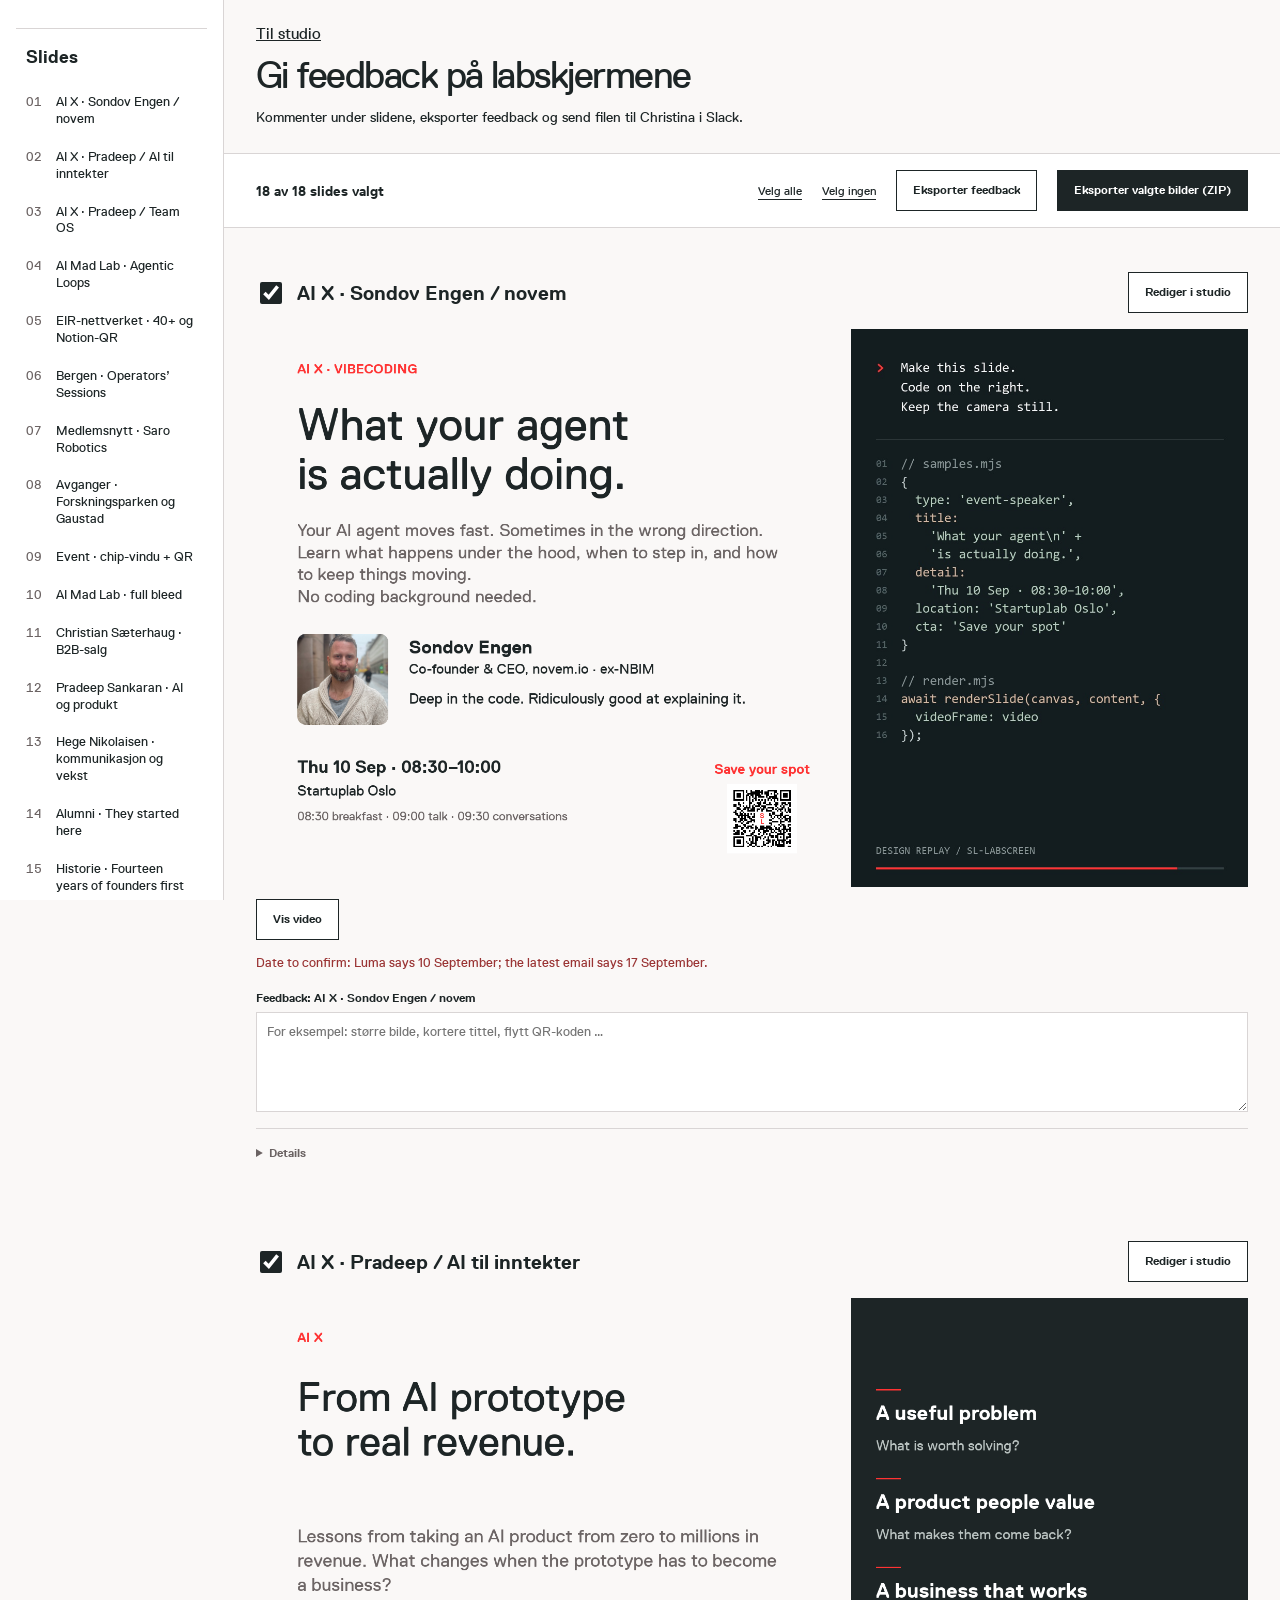
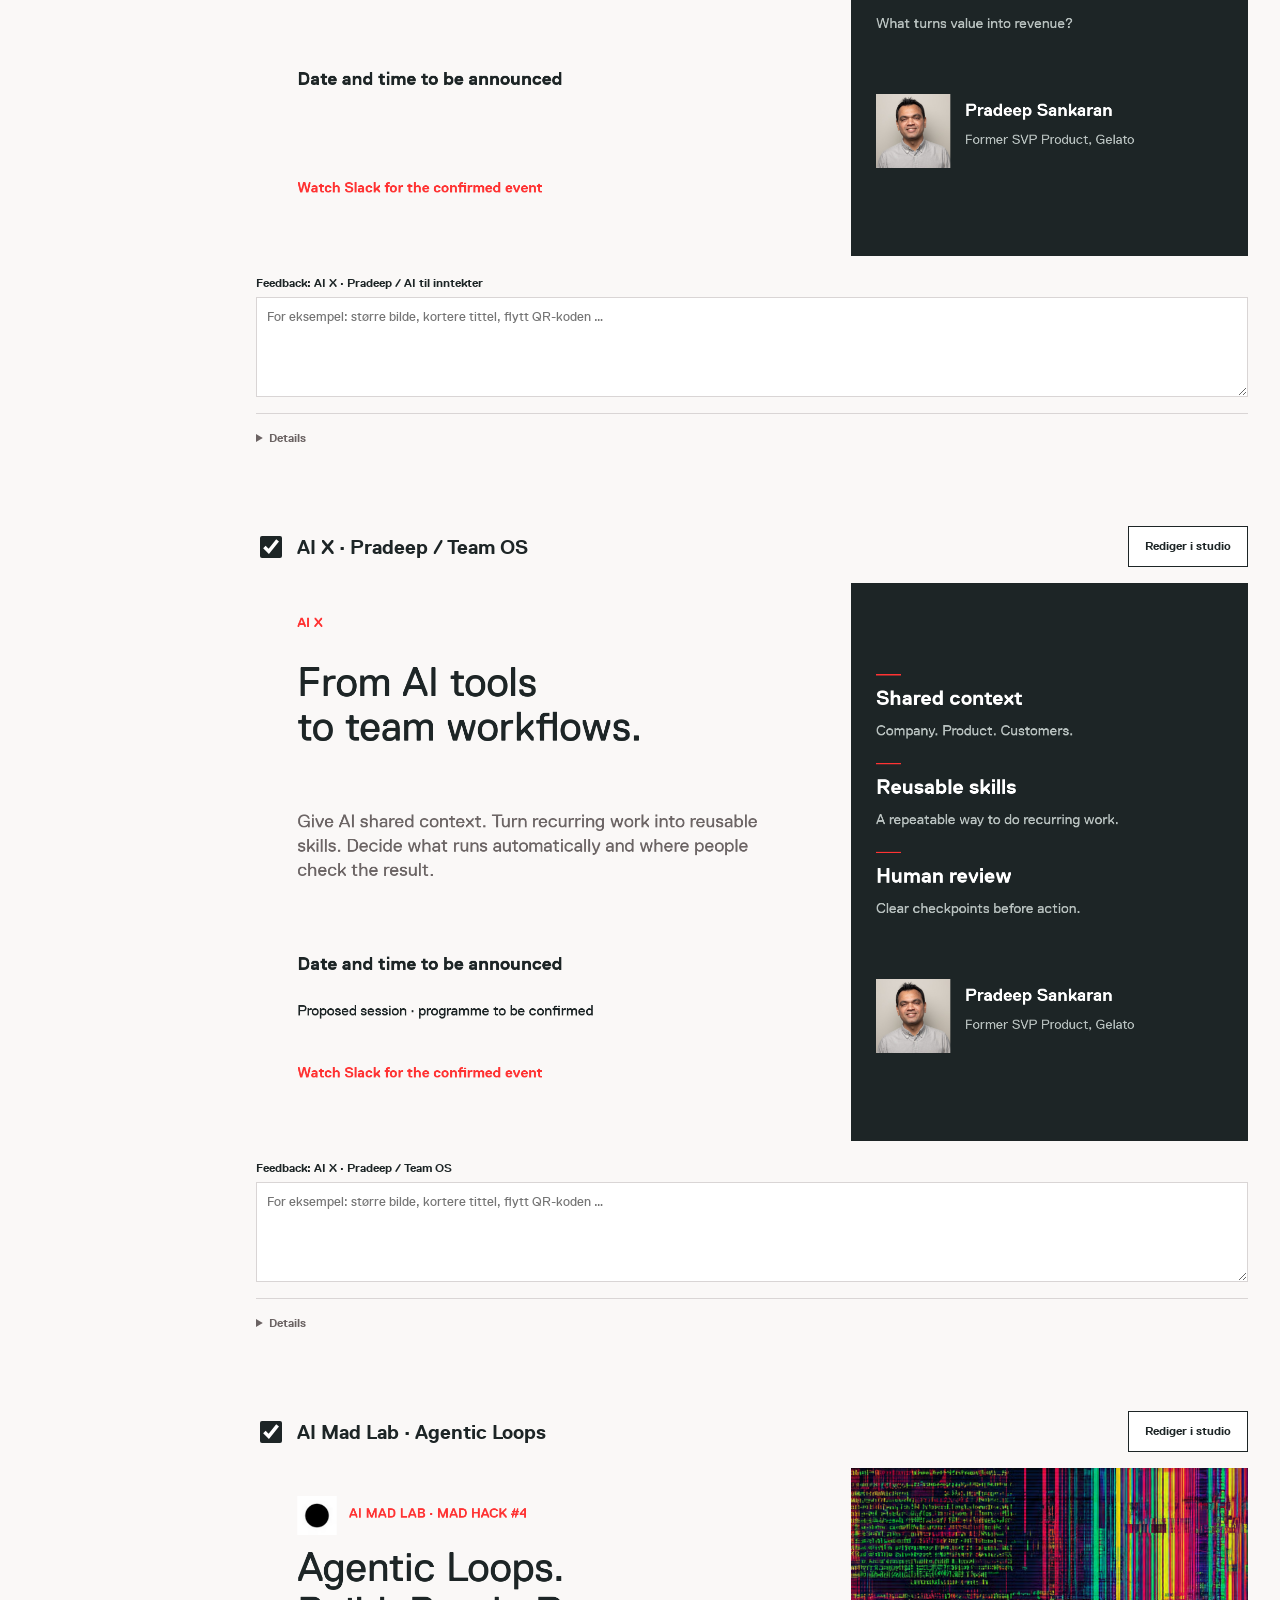
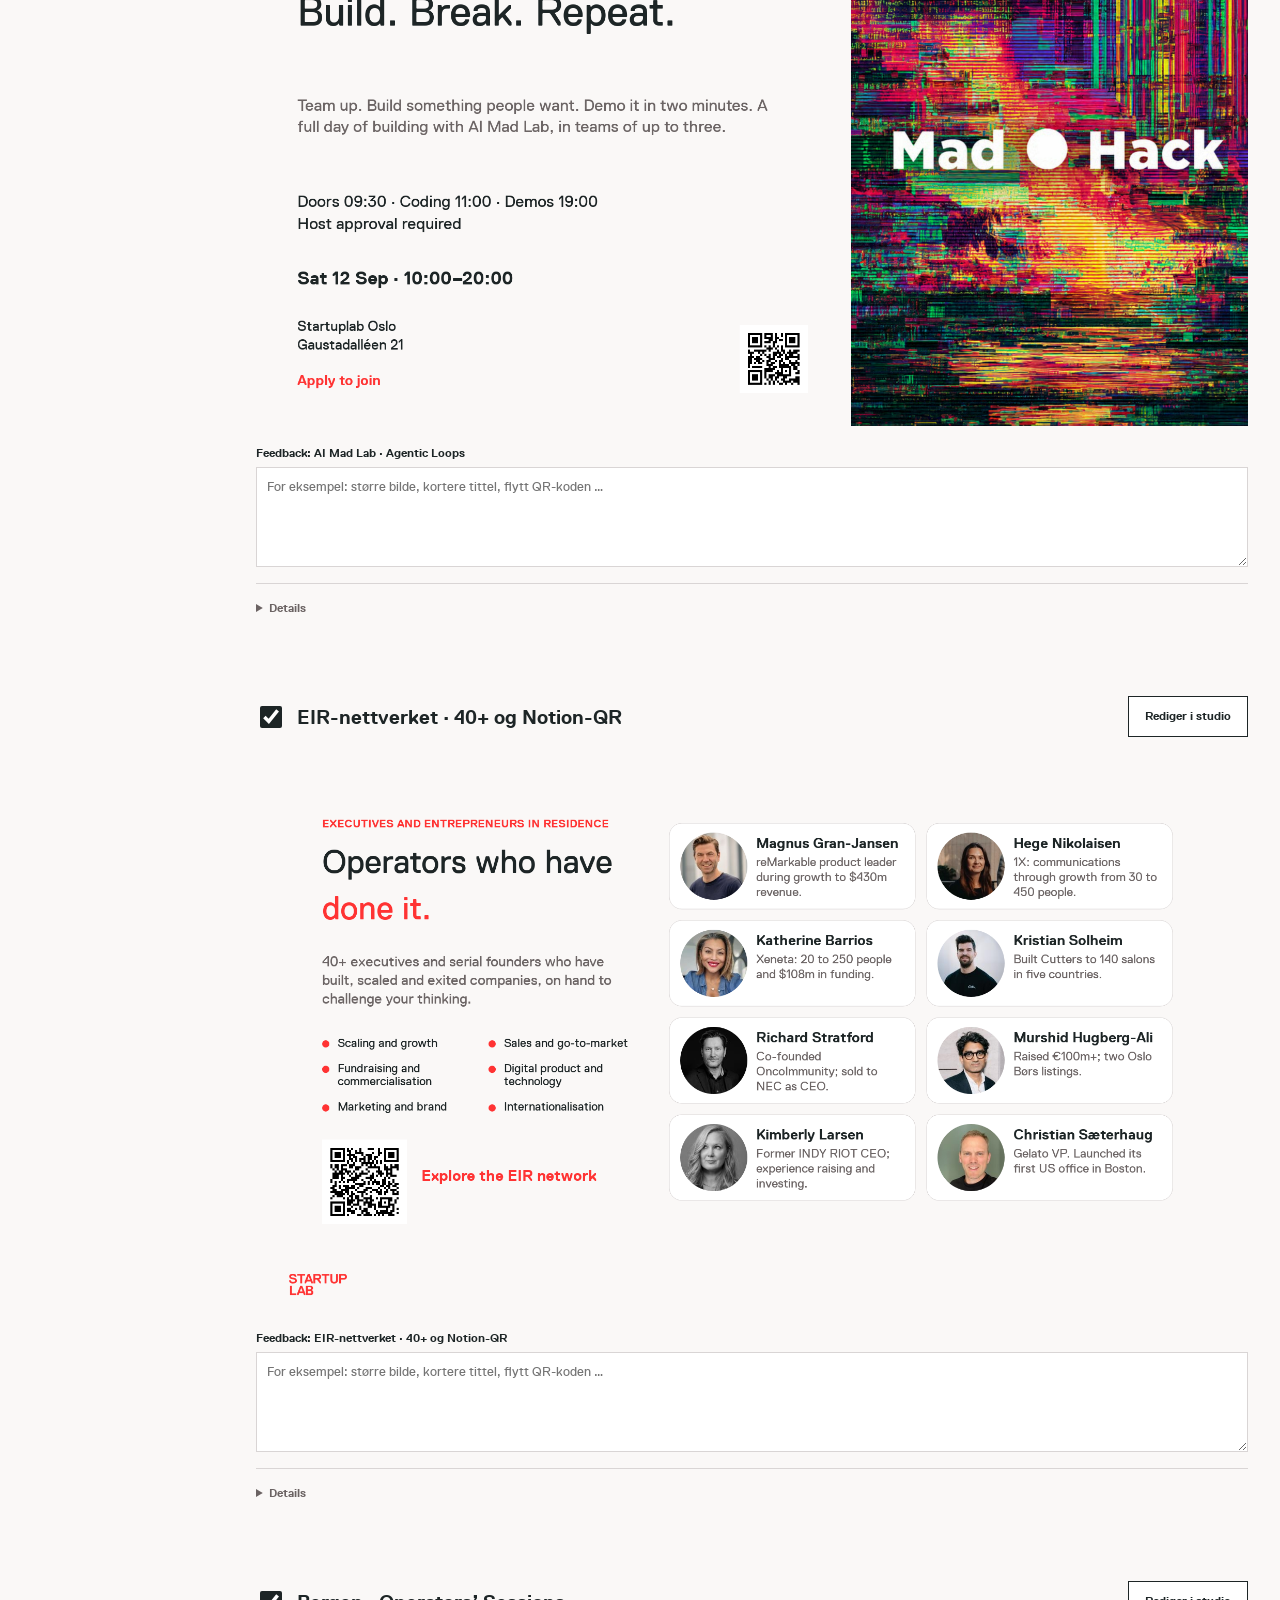
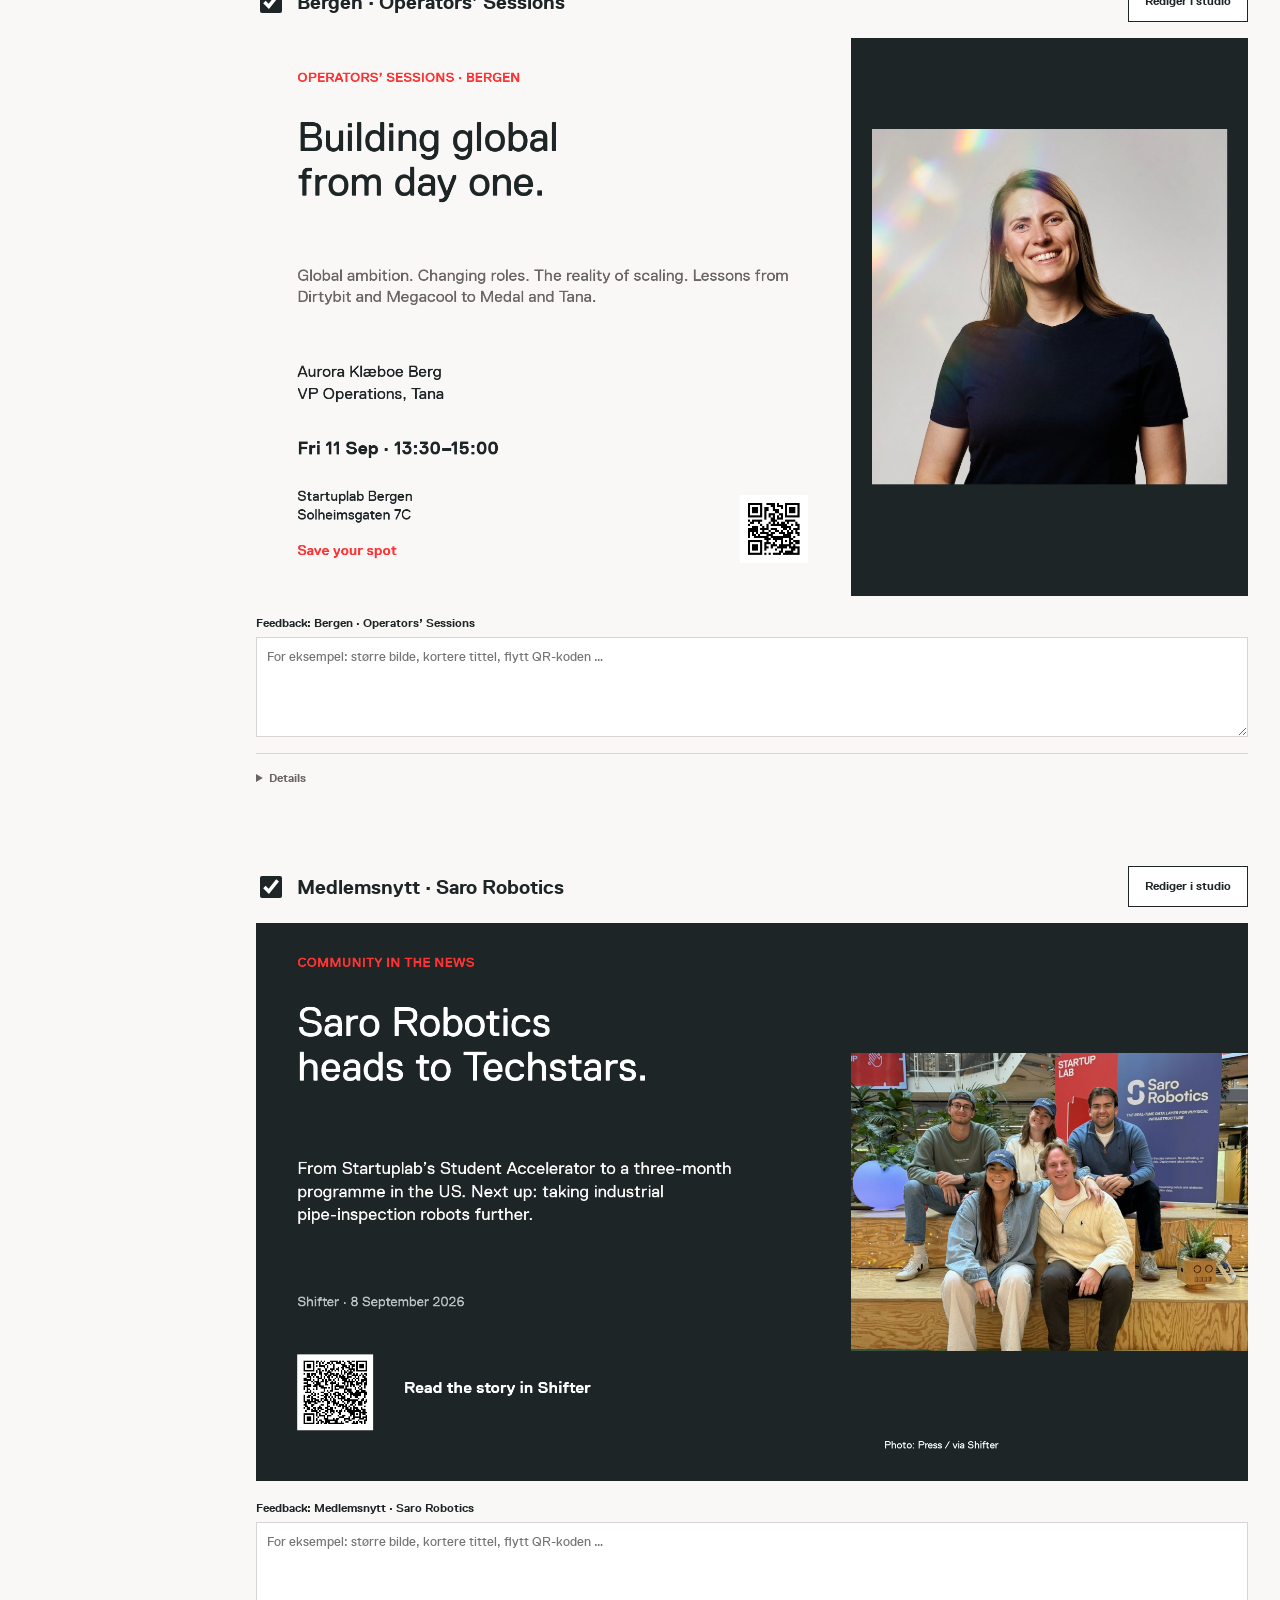
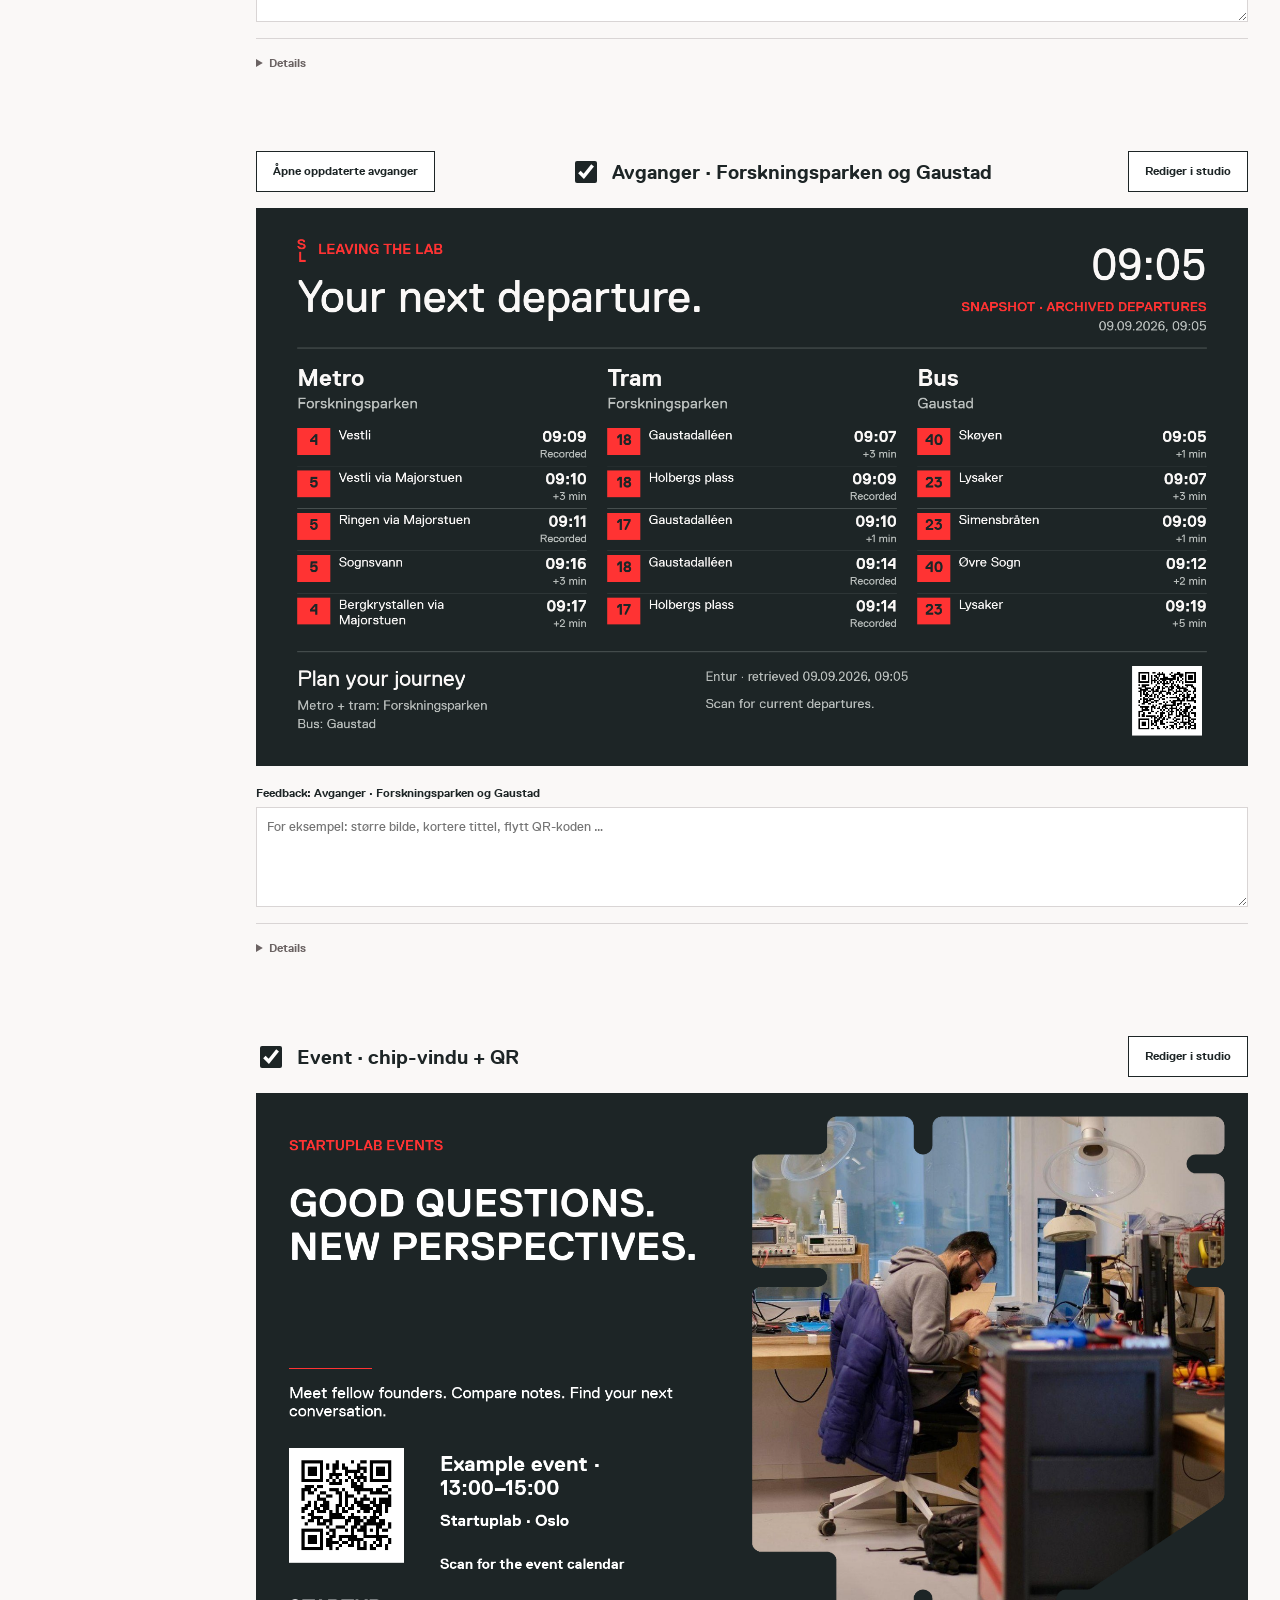
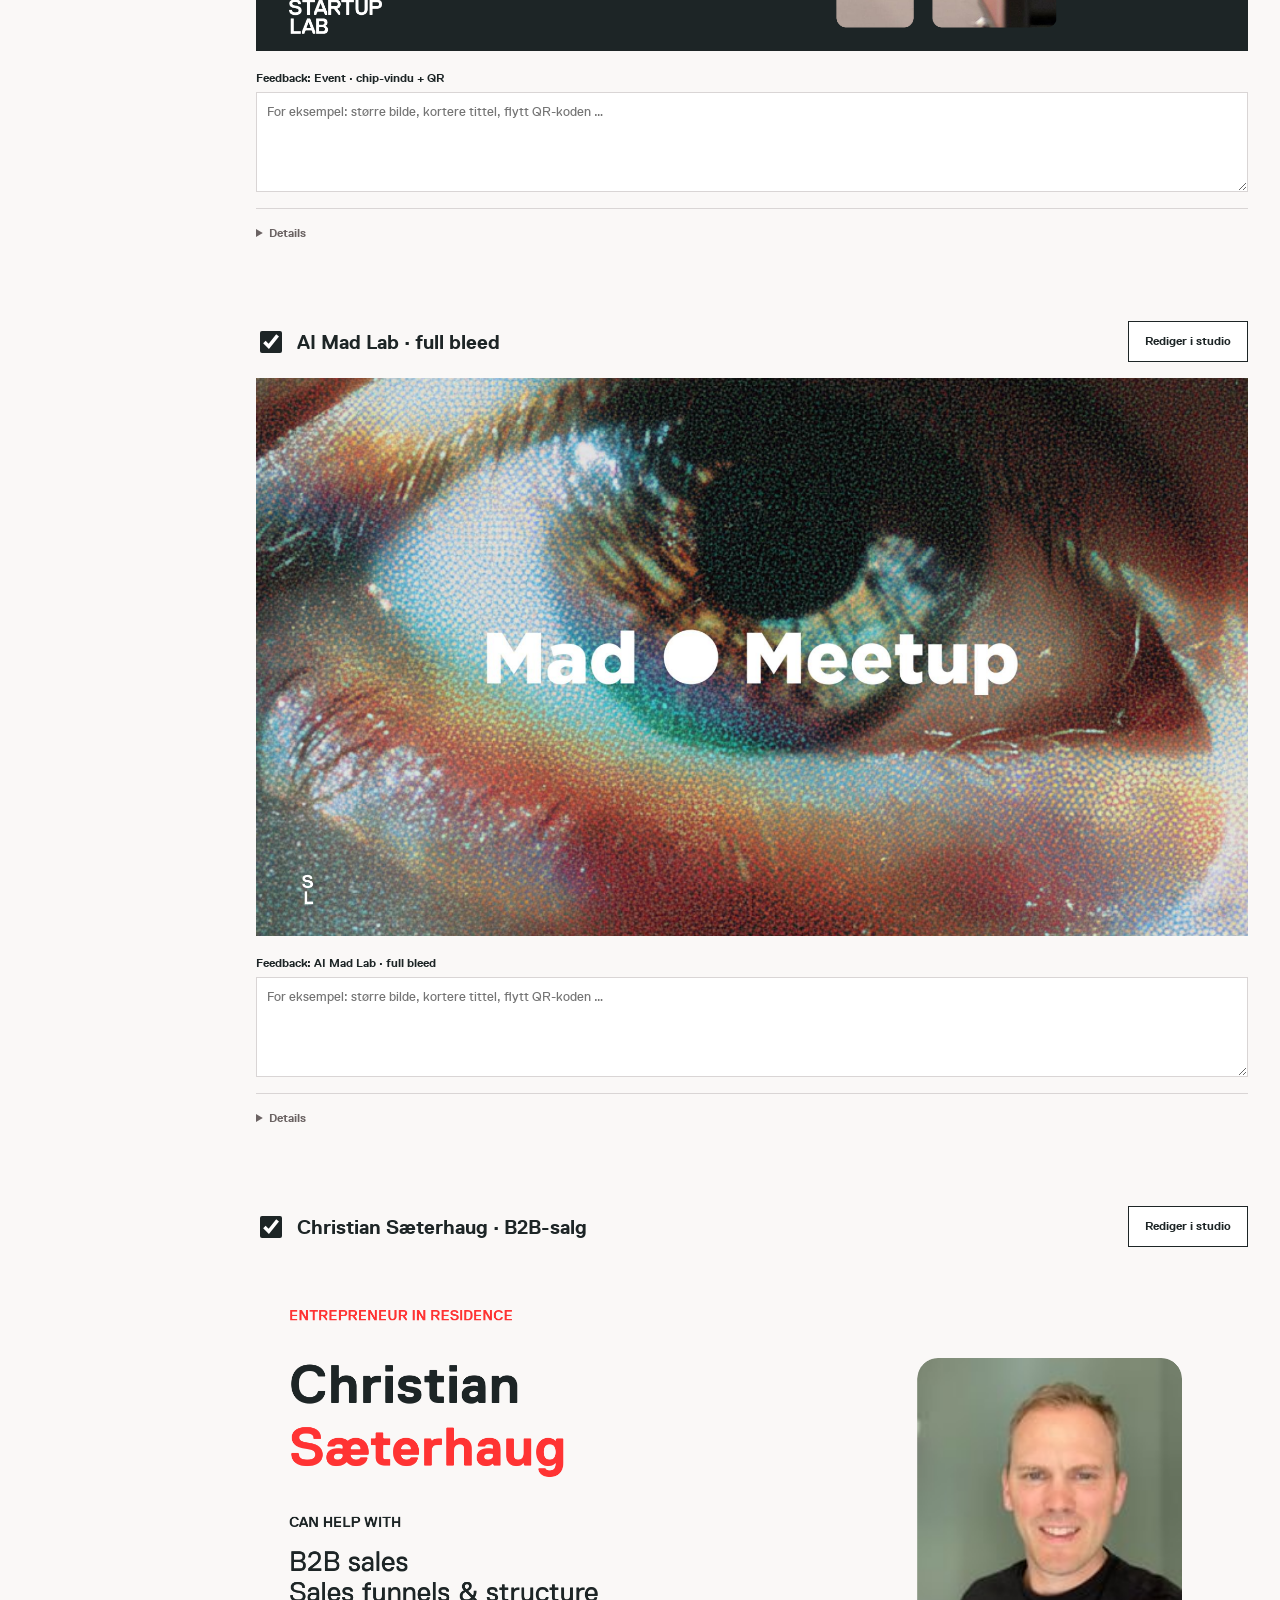
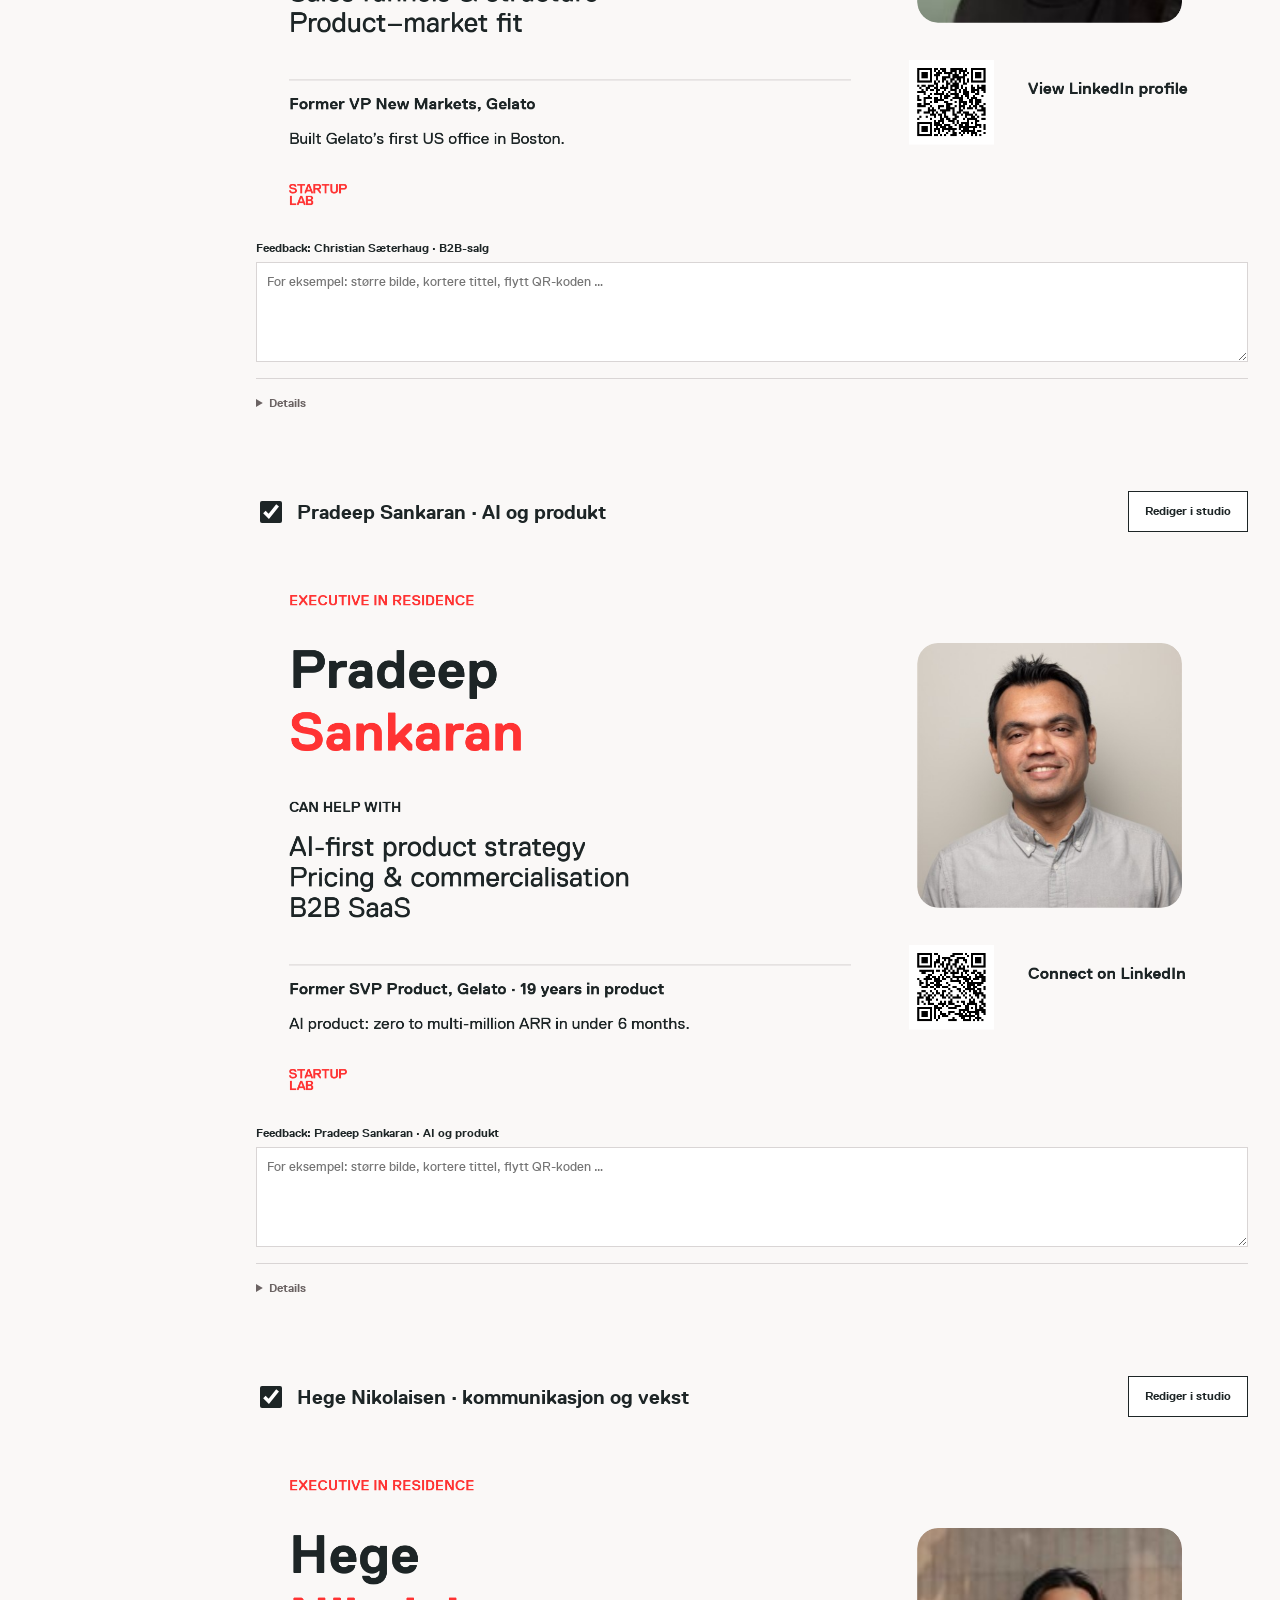
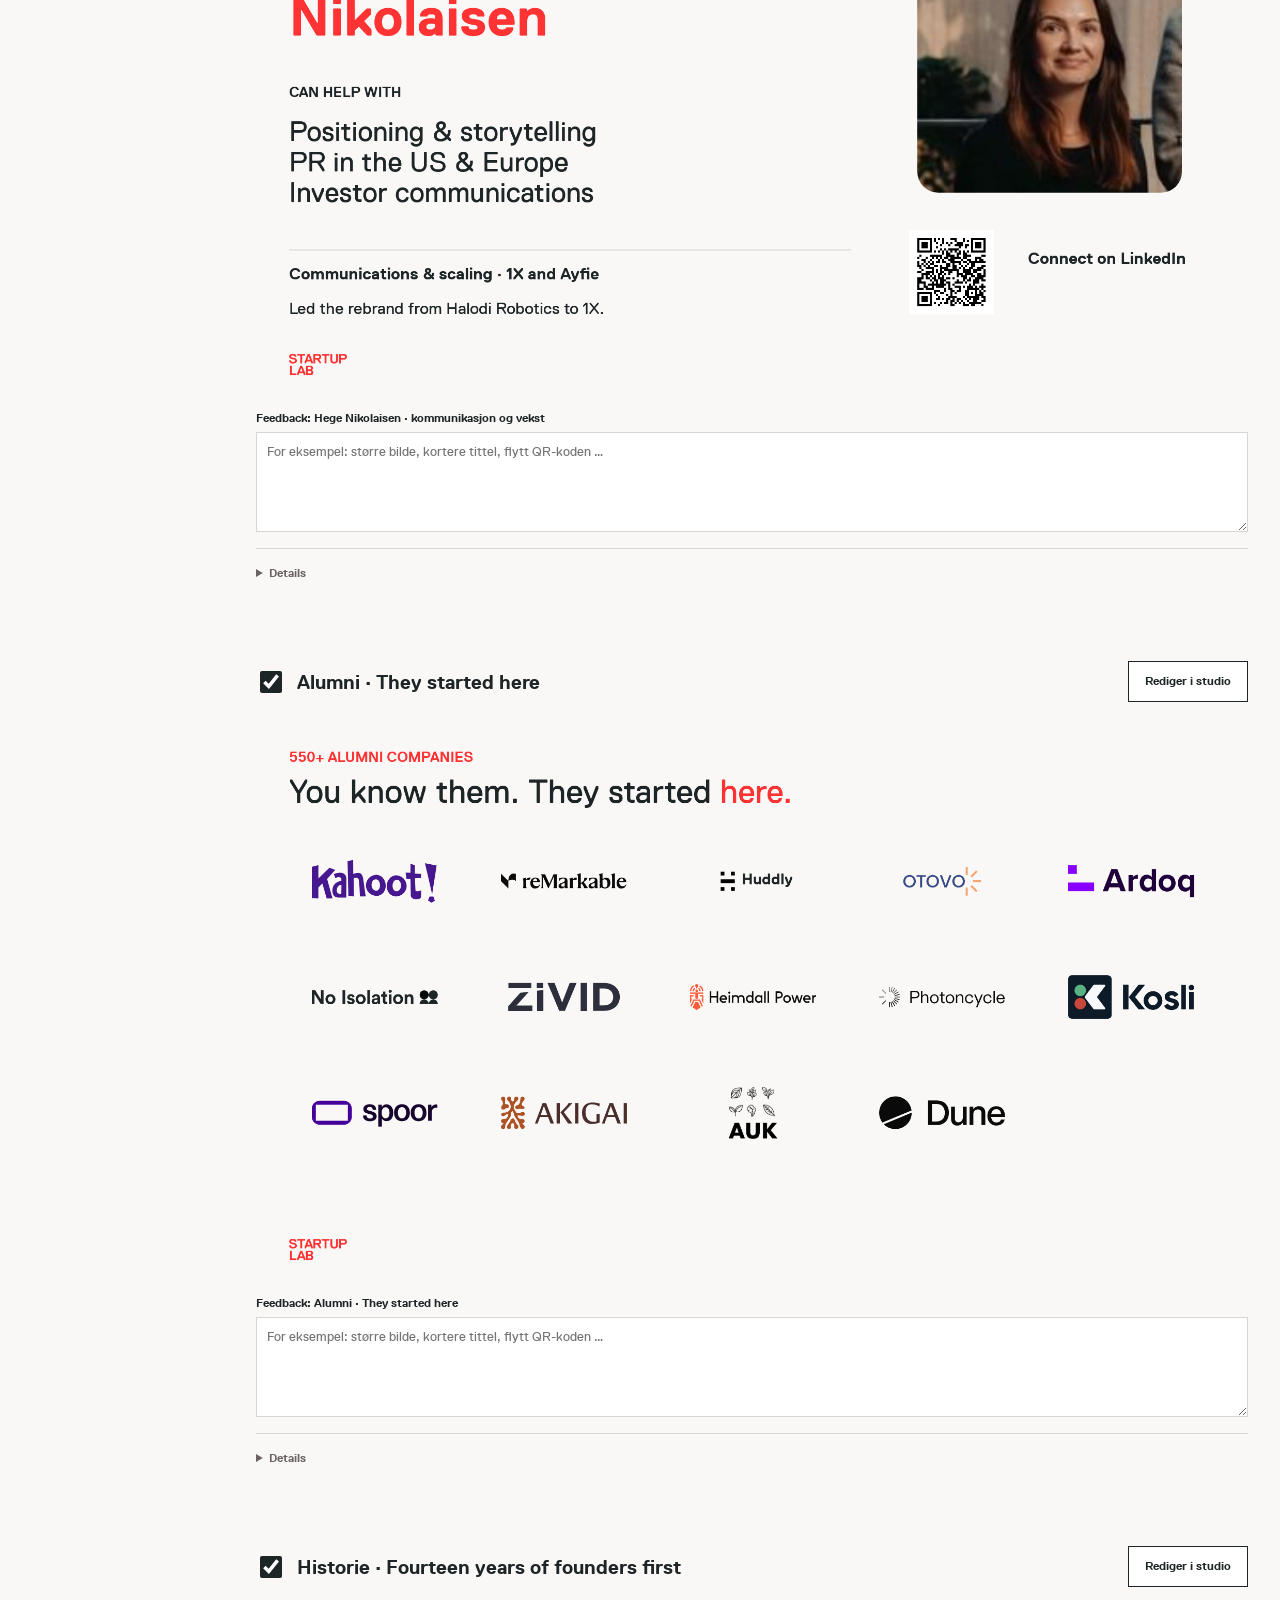
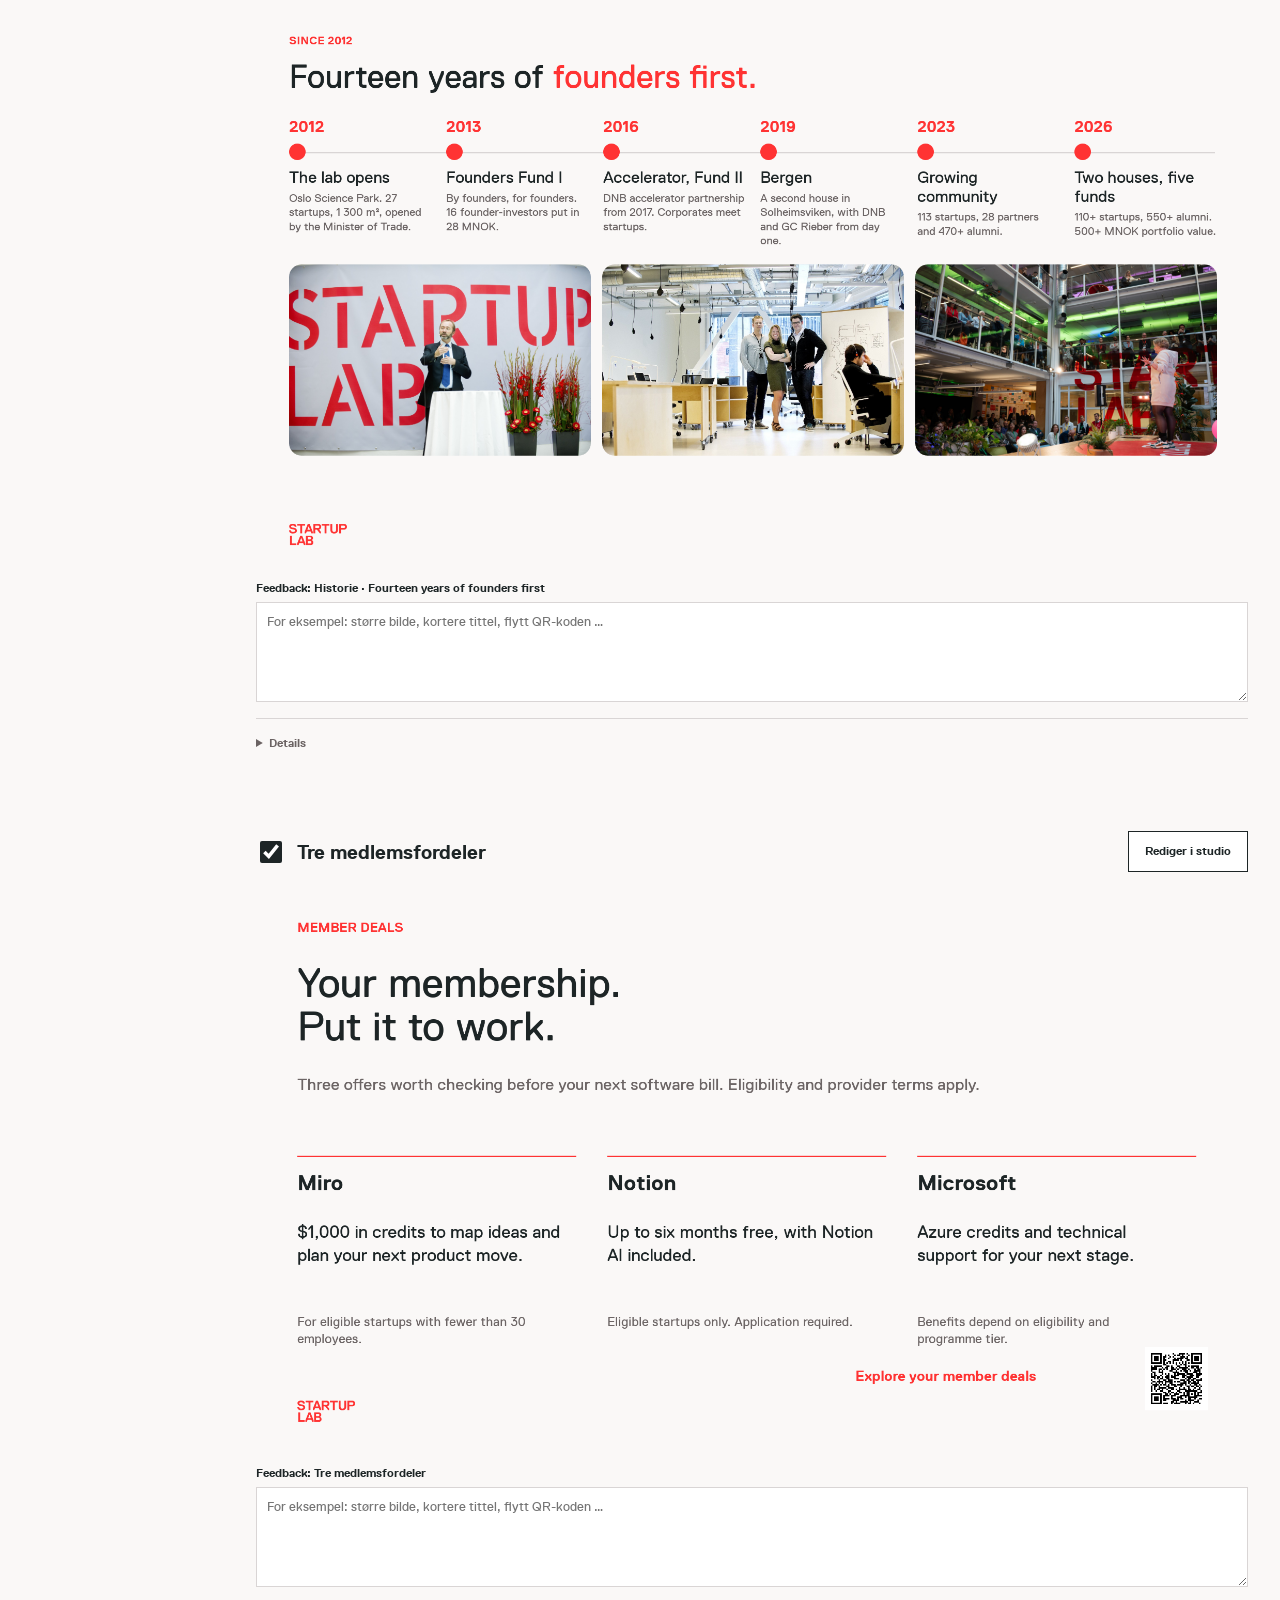
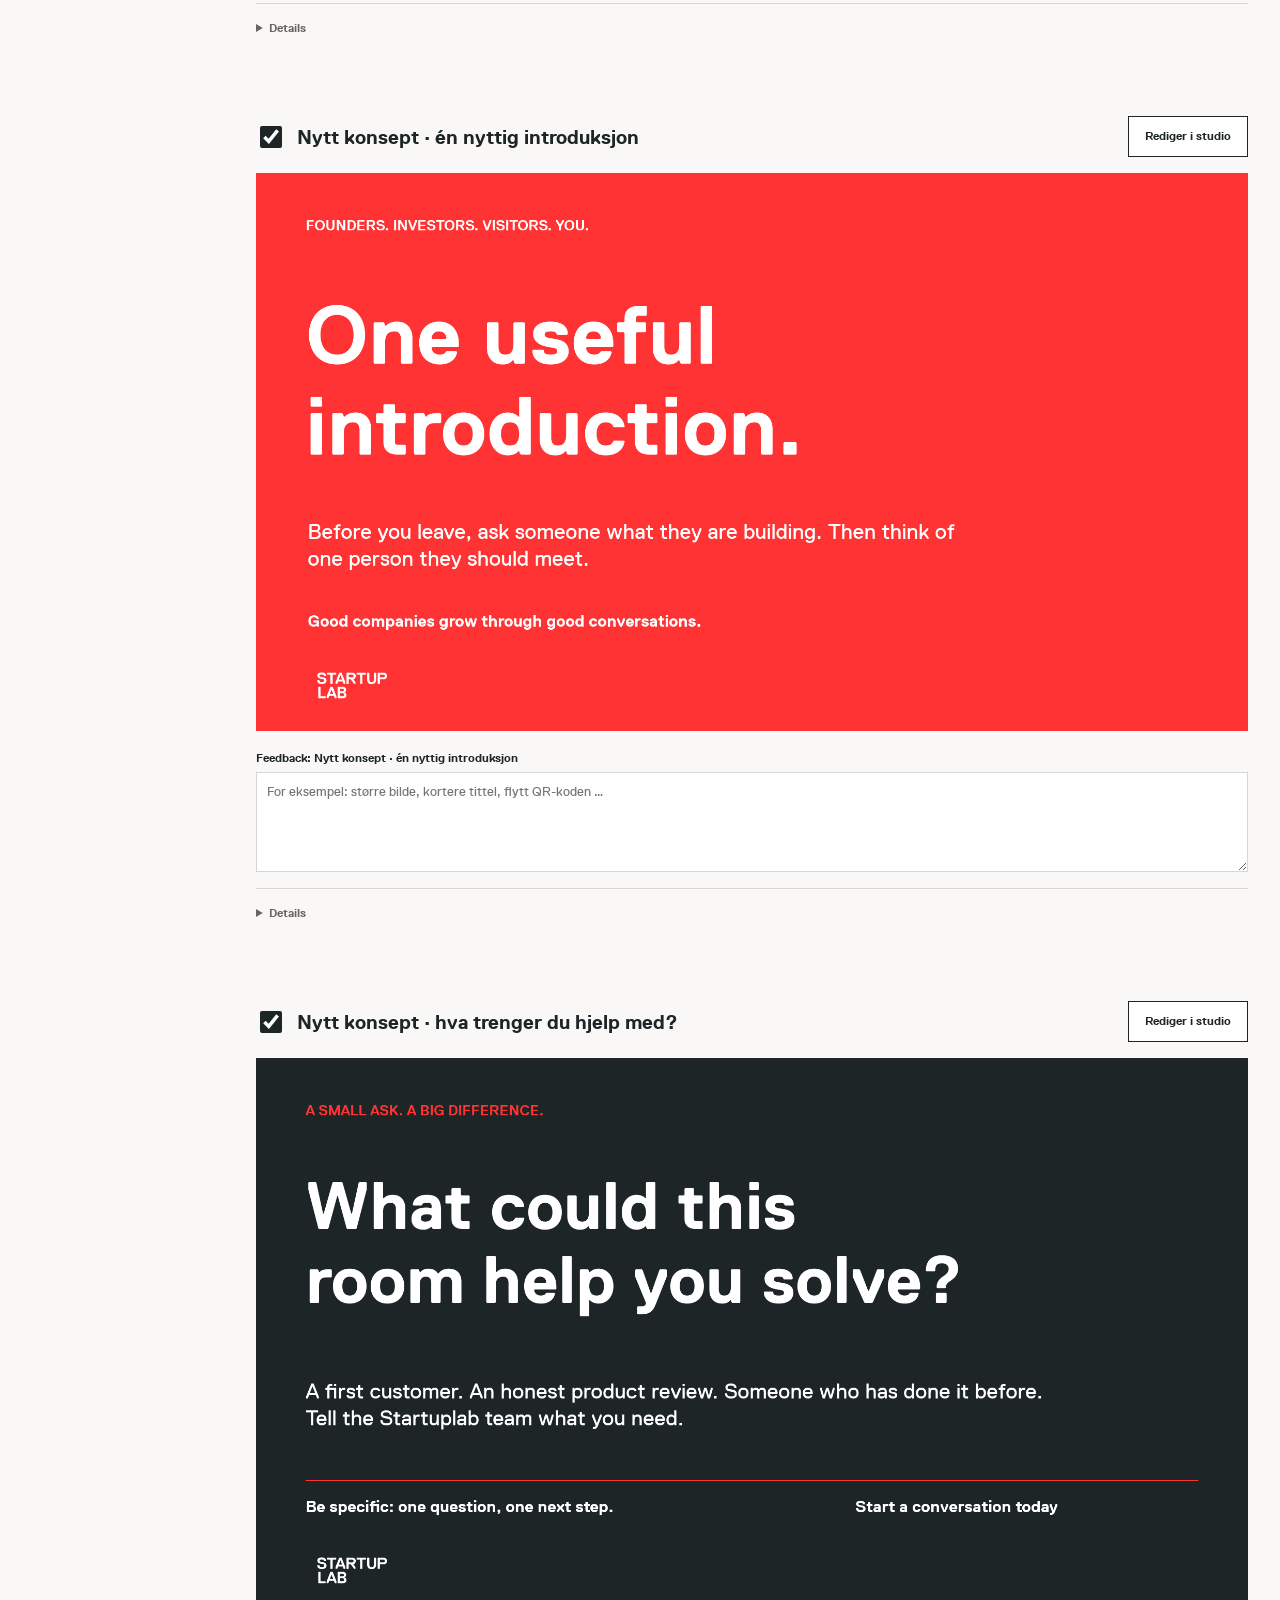
<file: web-review/index.html>
﻿<!doctype html><html lang="nb"><head><meta charset="utf-8"><meta name="viewport" content="width=device-width,initial-scale=1"><title>Labskjermer · Design og feedback</title><link rel="stylesheet" href="css/studio.css"><link rel="stylesheet" href="css/design-review.css?v=transit3"></head><body class="review-page"><aside class="slide-sidebar"><details id="slide-menu"><summary>Slides</summary><nav id="slide-navigation" aria-label="Velg slide"></nav><a class="live-link" href="transit.html">Live avganger</a></details></aside>
<header class="review-header"><a href="studio.html">Til studio</a><h1>Gi feedback på labskjermene</h1><p>Kommenter under slidene, eksporter feedback og send filen til Christina i Slack.</p></header>

<div class="export-bar"><strong id="selection-count">Laster slides …</strong><button id="select-all" class="text-button">Velg alle</button><button id="select-none" class="text-button">Velg ingen</button><button id="export-feedback" class="button" disabled>Eksporter feedback</button><button id="export-zip" class="button primary" disabled>Eksporter valgte bilder (ZIP)</button><span id="review-status" role="status" aria-live="polite"></span></div>
<main id="designs"></main><script type="module" src="js/pilot/design-review.mjs?v=20260909-transit3"></script><script type="module" src="js/pilot/review-navigation.mjs?v=sidebar1"></script></body></html>
</file>
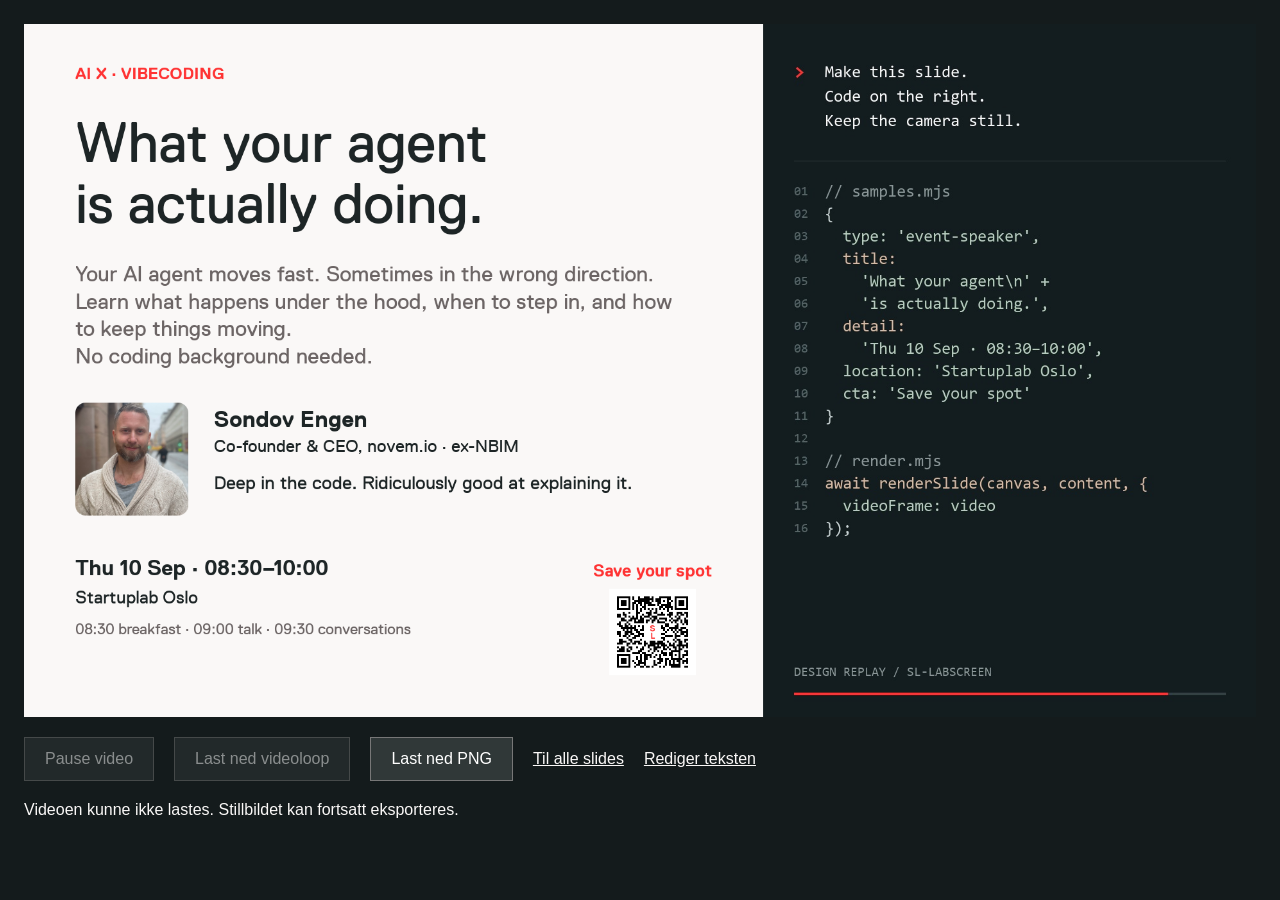
<file: event-motion.html>
<!doctype html><html lang="no"><meta charset="utf-8"><meta name="viewport" content="width=device-width,initial-scale=1"><title>AI X · Sondov Engen · bevegelig utkast</title>
<style>body{margin:0;background:#141b1c;color:#faf8f7;font:16px Arial,sans-serif}main{max-width:1600px;margin:auto;padding:24px}canvas{display:block;width:100%;height:auto}nav{display:flex;align-items:center;gap:20px;flex-wrap:wrap;margin:20px 0}a{color:inherit}button{font:inherit;color:#fff;background:#303838;border:1px solid #777;padding:12px 20px;cursor:pointer}button:disabled{opacity:.5}#status{min-height:24px}</style>
<main><canvas id="motion" width="1920" height="1080" aria-label="AI X event med terminalvideo"></canvas><nav><button id="pause">Pause video</button><button id="record">Last ned videoloop</button><button id="still">Last ned PNG</button><a href="design-review.html#novem">Til alle slides</a><a href="studio.html?item=design-v2-event-novem">Rediger teksten</a></nav><p id="status" role="status">18 sekunders loop. Designreplay til høyre, eventinformasjon til venstre.</p></main><script type="module" src="js/pilot/event-motion.mjs?v=20260909-feedback4"></script></html>
</file>
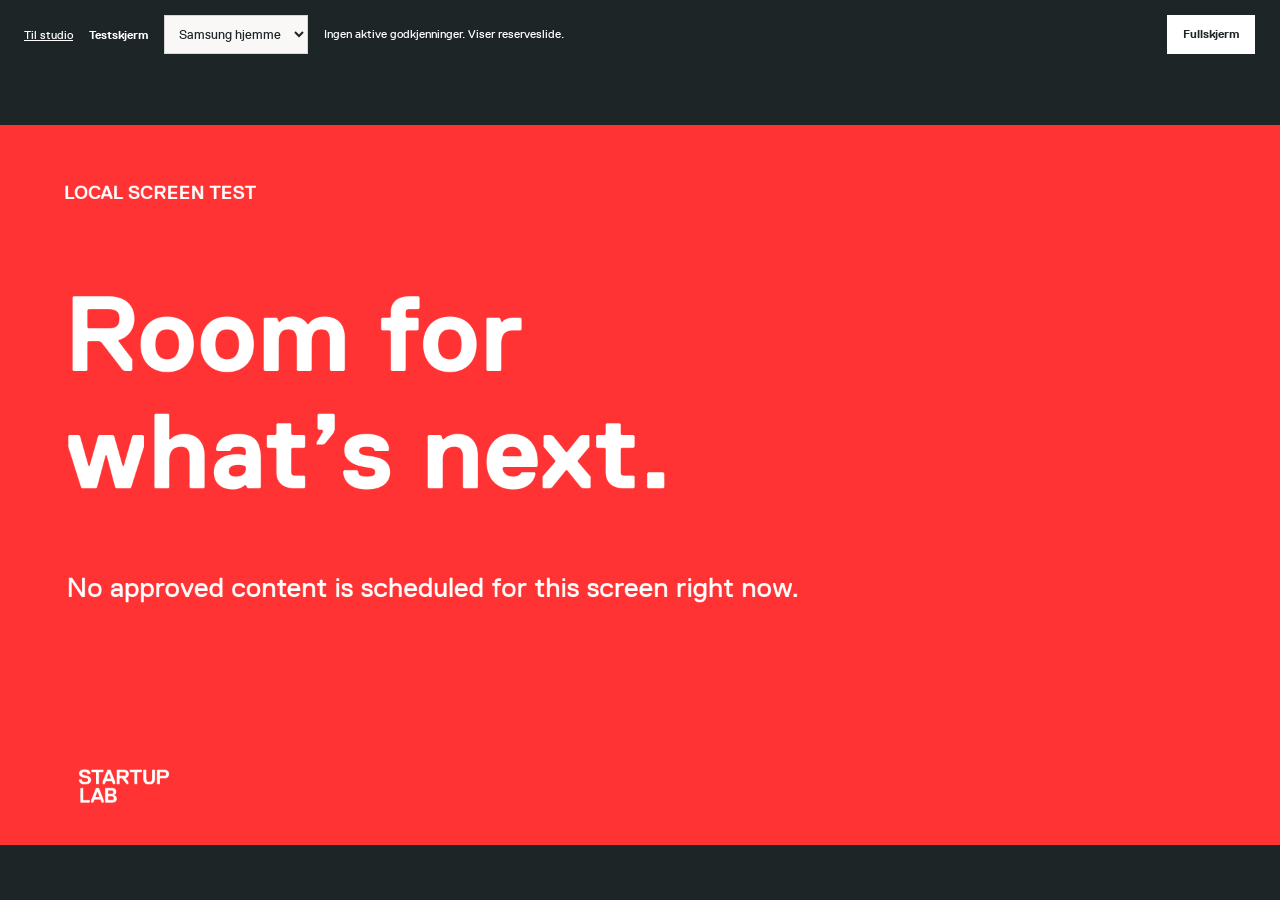
<file: player.html>
<!doctype html><html lang="nb"><head><meta charset="utf-8"><meta name="viewport" content="width=device-width,initial-scale=1"><title>Labskjermer · Testavspilling</title><link rel="stylesheet" href="css/studio.css"><style>body{background:#1d2526;color:white;min-height:100vh;display:flex;flex-direction:column}.player-controls{display:flex;gap:16px;padding:14px 24px;align-items:center;flex-wrap:wrap}.player-controls select{width:auto;max-width:240px}.player-controls p{font-size:12px;margin:0;flex:1}.player-controls a{font-size:12px}#screen-stage{flex:1;display:flex;align-items:center;justify-content:center;min-height:0}canvas{display:block;max-width:100vw;max-height:calc(100vh - 90px);width:auto;height:auto;aspect-ratio:16/9}#screen-stage:fullscreen{background:#1d2526}#screen-stage:fullscreen canvas{max-height:100vh;max-width:100vw;width:100vw;height:auto;object-fit:contain}#player-error{position:fixed;bottom:10px;left:24px;right:24px;background:#1d2526;padding:12px;font-size:14px}#player-error:empty{display:none}</style></head><body>
<header class="player-controls"><a href="studio.html">Til studio</a><label for="screen" style="margin:0">Testskjerm</label><select id="screen"><option value="home">Samsung hjemme</option><option value="oslo">Oslo</option><option value="bergen">Bergen</option></select><p id="playback-status" role="status">Lokal test. Bare simulerte godkjenninger vises.</p><button id="fullscreen" class="button">Fullskjerm</button></header>
<main id="screen-stage"><canvas id="playback" width="1920" height="1080" role="img" aria-label="Lokal testavspilling"></canvas></main><div id="player-error" role="alert"></div><script type="module" src="js/pilot/player.mjs?v=20260909-feedback4"></script></body></html>
</file>
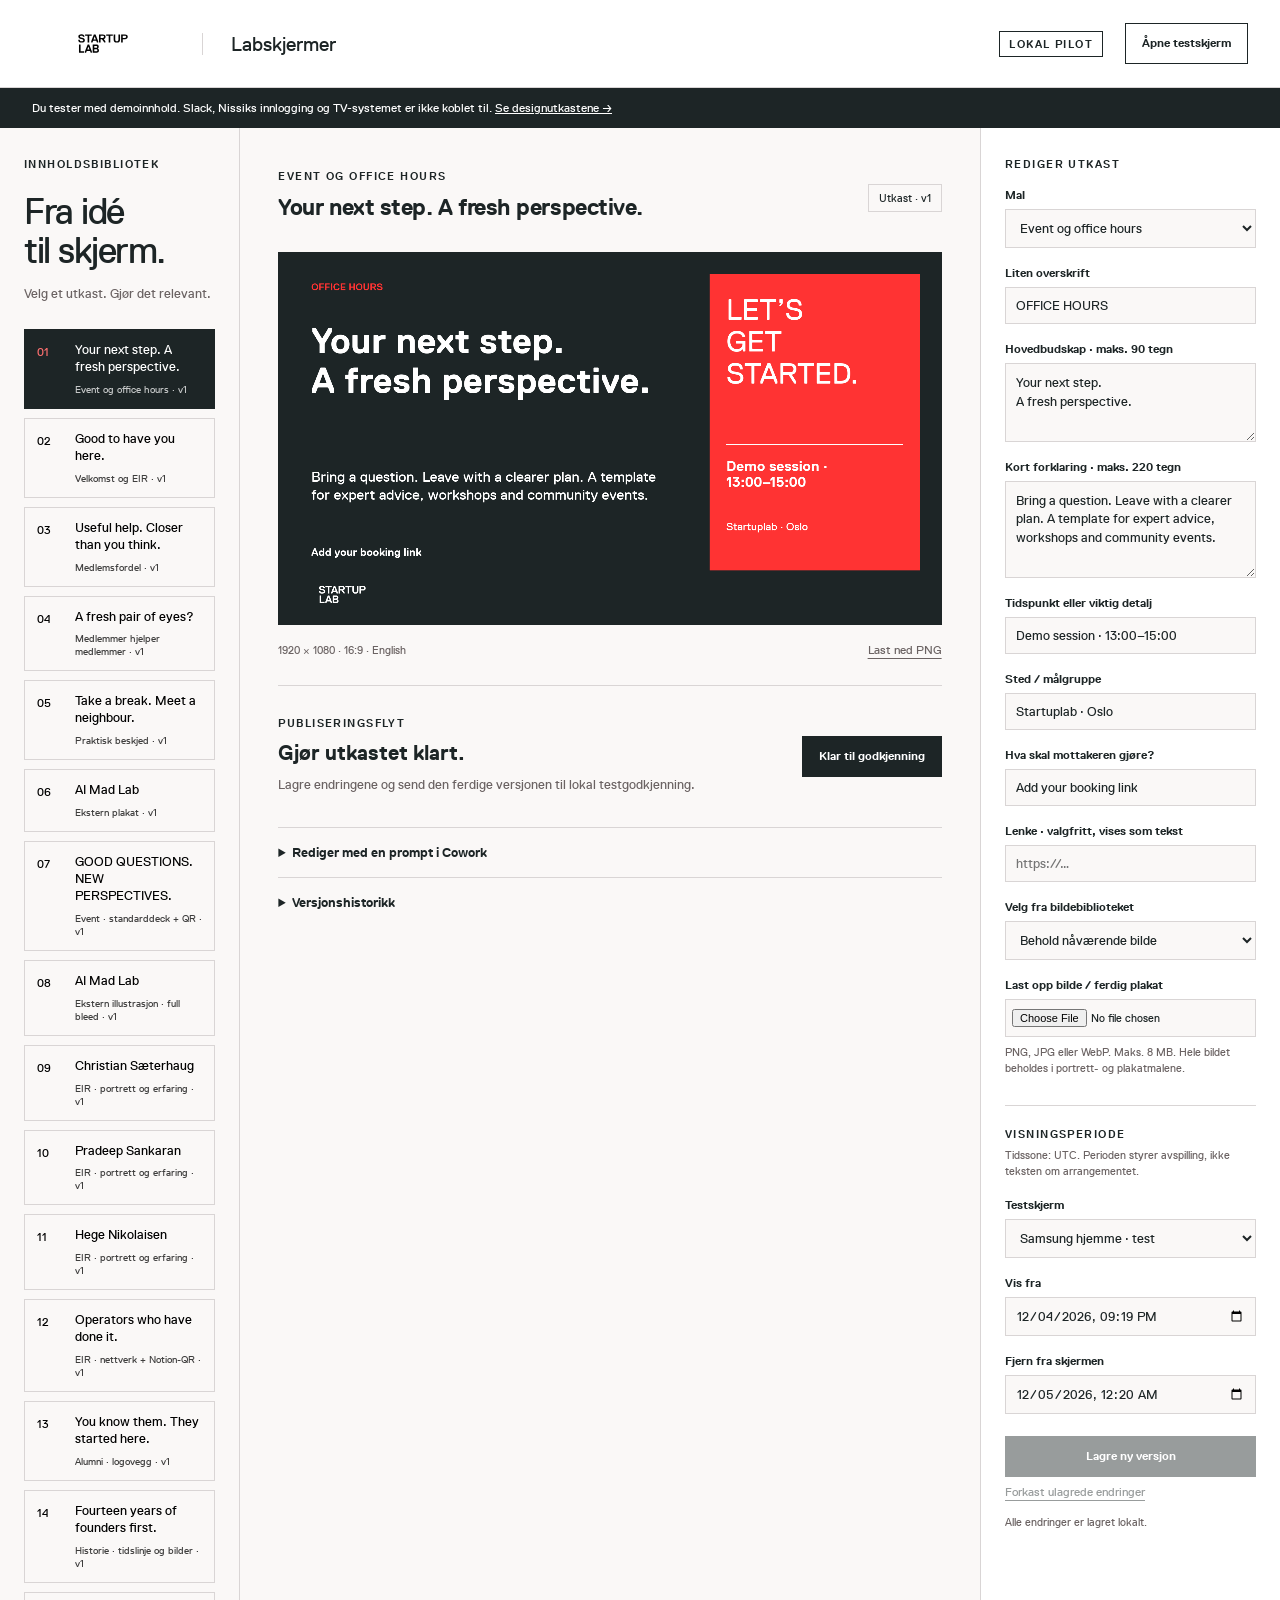
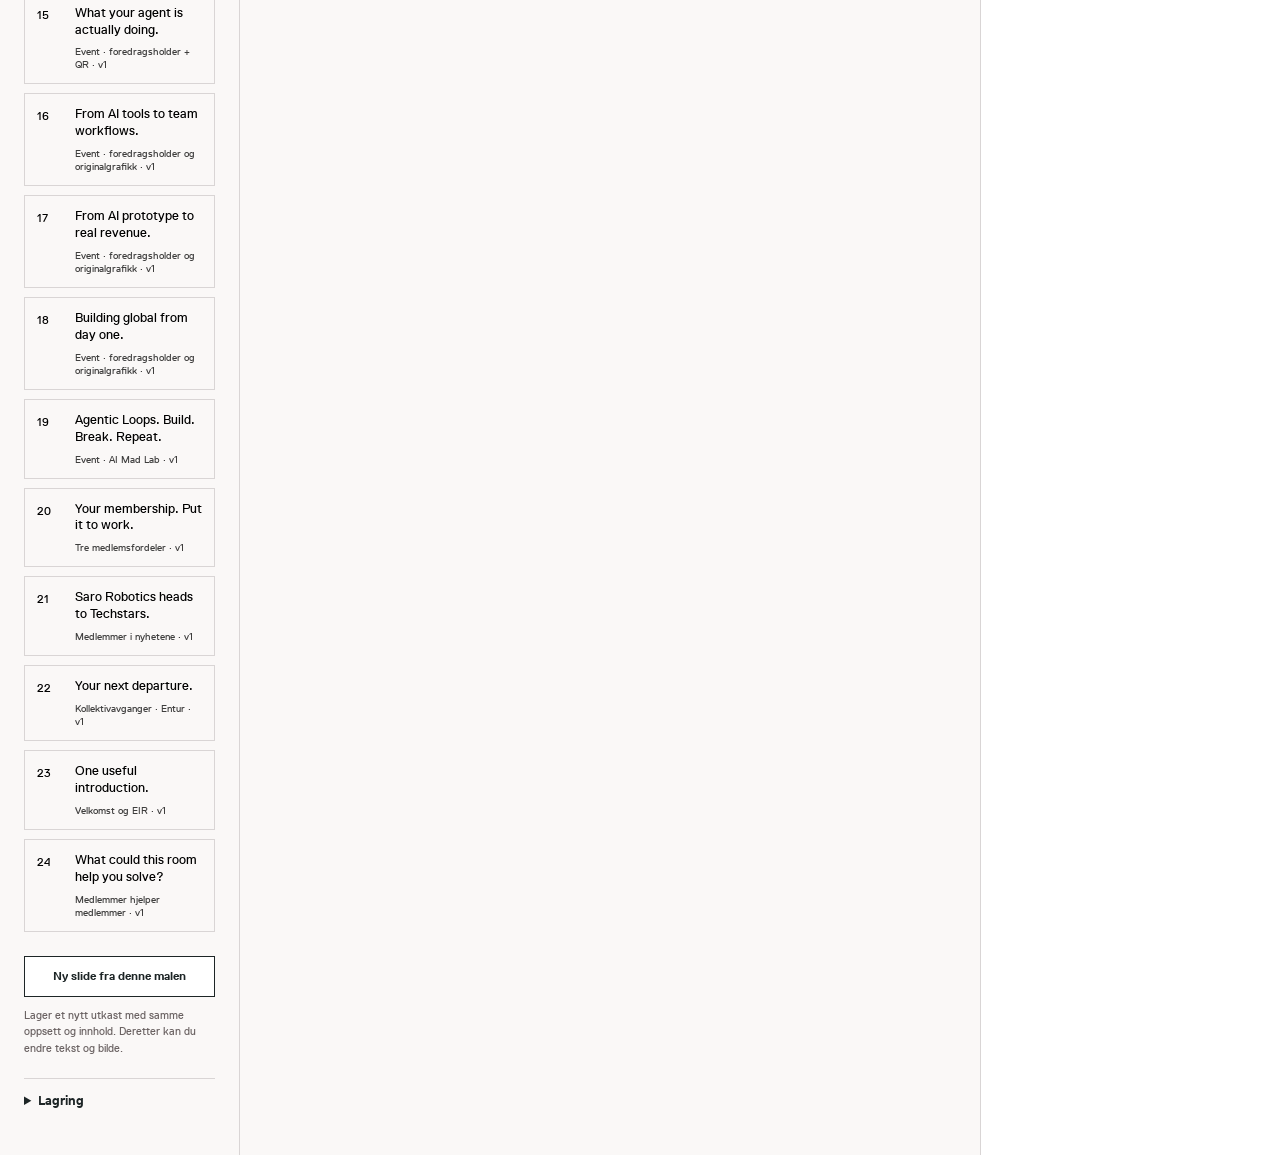
<file: studio.html>
<!doctype html>
<html lang="nb"><head><meta charset="utf-8"><meta name="viewport" content="width=device-width,initial-scale=1"><title>Labskjermer · Studio</title><link rel="stylesheet" href="css/studio.css"></head>
<body>
<header class="topbar"><a class="brand" href="studio.html"><img src="assets/logos/SL_signature_black.svg" alt="Startuplab"><span>Labskjermer</span></a><div class="top-actions"><span class="pilot-label">LOKAL PILOT</span><a class="button" href="player.html" target="_blank" rel="noopener">Åpne testskjerm</a></div></header>
<div class="pilot-note">Du tester med demoinnhold. Slack, Nissiks innlogging og TV-systemet er ikke koblet til. <a href="design-review.html">Se designutkastene →</a></div>
<main class="workspace">
<aside class="library"><div class="section-label">INNHOLDSBIBLIOTEK</div><h1>Fra idé<br>til skjerm.</h1><p class="muted">Velg et utkast. Gjør det relevant.</p><div id="items" class="items"></div><div class="library-actions"><button id="duplicate" class="button full" aria-describedby="duplicate-help">Ny slide fra denne malen</button><p id="duplicate-help" class="field-help">Lager et nytt utkast med samme oppsett og innhold. Deretter kan du endre tekst og bilde.</p><details class="library-storage"><summary>Lagring</summary><p class="field-help">Utkastene lagres i denne nettleseren. Last ned alle utkastene i en fil hvis du vil ta vare på en sikkerhetskopi. For bilder til skjermen bruker du PNG-eksport.</p><button id="backup" class="text-button">Last ned alle utkast (JSON)</button></details></div></aside>
<section class="stage" aria-label="Forhåndsvisning og godkjenning">
<div class="stage-heading"><div><span class="section-label" id="template-label"></span><h2 id="item-title"></h2></div><span id="status" class="status"></span></div>
<div class="preview-wrap"><canvas id="preview" width="1920" height="1080" role="img" aria-label="Forhåndsvisning av skjerminnhold"></canvas><div id="render-error" class="render-error" hidden></div></div>
<div class="preview-meta"><span>1920 × 1080 · 16:9 · English</span><button id="png" class="text-button">Last ned PNG</button></div>
<div class="workflow"><div><span class="section-label">PUBLISERINGSFLYT</span><h3 id="workflow-title">Gjør utkastet klart.</h3><p id="workflow-description" class="muted"></p></div><div class="workflow-actions"><button id="review" class="button primary">Klar til godkjenning</button><button id="approve" class="button primary" hidden>Test Nissiks godkjenning</button><button id="withdraw" class="text-button" hidden>Trekk tilbake testpublisering</button></div></div>
<details class="handover"><summary>Rediger med en prompt i Cowork</summary><p>Beskriv endringen. Last ned forespørselen og legg den i Cowork. Lim inn JSON-svaret under for å få et nytt utkast. Ingen AI er koblet direkte til denne piloten.</p><label for="prompt">Hva vil du endre?</label><textarea id="prompt" rows="3" placeholder="Gjør teksten kortere og mer inviterende. Behold tidspunkt og sted."></textarea><button id="request-export" class="button">Last ned forespørsel til Cowork</button><label for="patch">Svar fra Cowork (JSON)</label><textarea id="patch" rows="4" spellcheck="false" placeholder='{"itemId":"…","baseRevision":1,"patch":{"title":"…"}}'></textarea><button id="patch-apply" class="button">Bruk svaret som nytt utkast</button></details>
<details><summary>Versjonshistorikk</summary><ol id="history" class="history"></ol></details>
<div id="feedback" role="status" aria-live="polite"></div>
</section>
<aside class="editor"><div class="section-label">REDIGER UTKAST</div><form id="editor-form">
<label for="type">Mal</label><select id="type" name="type"></select>
<label for="eyebrow">Liten overskrift</label><input id="eyebrow" name="eyebrow" maxlength="60">
<label for="title">Hovedbudskap <span>maks. 90 tegn</span></label><textarea id="title" name="title" maxlength="90" rows="3" required></textarea>
<label for="body">Kort forklaring <span>maks. 220 tegn</span></label><textarea id="body" name="body" maxlength="220" rows="4"></textarea>
<label for="detail">Tidspunkt eller viktig detalj</label><input id="detail" name="detail" maxlength="80">
<label for="location">Sted / målgruppe</label><input id="location" name="location" maxlength="70">
<label for="cta">Hva skal mottakeren gjøre?</label><input id="cta" name="cta" maxlength="60">
<label for="url" id="url-help">Lenke · valgfritt</label><input id="url" name="url" type="url" maxlength="300" placeholder="https://…">
<div id="timeline-fields" hidden><h3>Seks milepæler</h3><div id="milestone-fields"></div></div>
<div id="expertise-fields" hidden><label for="expertise">Kompetanseområder · opptil seks linjer</label><textarea id="expertise" name="expertise" maxlength="220" rows="6"></textarea></div>
<div id="agenda-fields" hidden><label for="agenda">Kort agenda</label><textarea id="agenda" name="agenda" maxlength="120" rows="2"></textarea></div>
  <div id="network-fields" hidden><h3>Åtte EIR-profiler</h3><div id="profile-fields"></div></div>
  <div id="cards-fields" hidden><h3>Tre innholdspunkter</h3><div id="card-fields"></div></div>
<div id="image-fields"><label for="library-image">Velg fra bildebiblioteket</label><select id="library-image"><option value="">Behold nåværende bilde</option></select><label for="image">Last opp bilde / ferdig plakat</label><input id="image" type="file" accept="image/png,image/jpeg,image/webp"><p class="field-help" id="image-help">PNG, JPG eller WebP. Maks. 8 MB.</p><button type="button" id="remove-image" class="text-button">Fjern bilde</button></div>
<hr><div class="section-label">VISNINGSPERIODE</div><p class="field-help" id="timezone"></p>
<label for="screen">Testskjerm</label><select id="screen" name="screen"></select>
<label for="startsAt">Vis fra</label><input id="startsAt" name="startsAt" type="datetime-local" required>
<label for="endsAt">Fjern fra skjermen</label><input id="endsAt" name="endsAt" type="datetime-local" required>
<button type="submit" id="save" class="button primary full">Lagre ny versjon</button><button type="button" id="discard" class="text-button">Forkast ulagrede endringer</button><p id="dirty" class="field-help" aria-live="polite">Alle endringer er lagret lokalt.</p>
</form></aside>
</main><script type="module" src="js/pilot/studio.mjs?v=20260909-feedback4"></script></body></html>
</file>
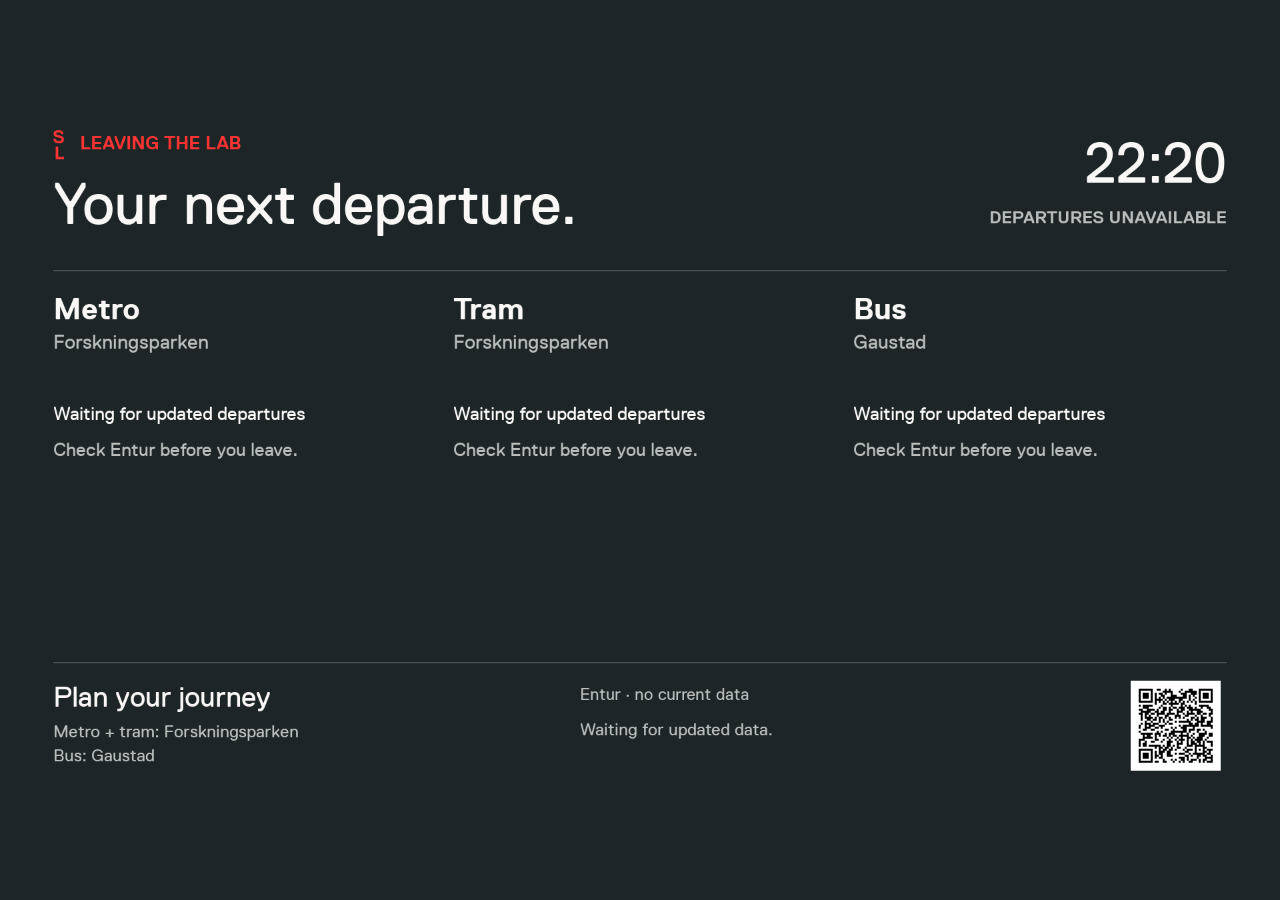
<file: transit.html>
<!doctype html>
<html lang="nb">
<head>
  <meta charset="utf-8"><meta name="viewport" content="width=device-width,initial-scale=1">
  <title>Avganger · Startuplab</title>
  <style>
    @font-face{font-family:'Replica LL';src:url('assets/fonts/ReplicaLLWeb-Regular.woff2') format('woff2');font-weight:400;font-display:swap}
    @font-face{font-family:'Replica LL';src:url('assets/fonts/ReplicaLLWeb-Bold.woff2') format('woff2');font-weight:700;font-display:swap}
    *{box-sizing:border-box}html,body{margin:0;width:100%;height:100%;background:#1D2526;color:#FAF8F7;font-family:'Replica LL',sans-serif}
    body{display:grid;place-items:center}canvas{display:block;width:min(100vw,177.7778vh);height:auto;aspect-ratio:16/9}
    .sr{position:absolute;width:1px;height:1px;padding:0;margin:-1px;overflow:hidden;clip:rect(0,0,0,0);white-space:nowrap;border:0}
    noscript{position:absolute;inset:20%;font-size:2rem}a{color:inherit}
  </style>
</head>
<body>
  <canvas id="departures" width="1920" height="1080" role="img" aria-label="Kollektivavganger fra Forskningsparken og Gaustad. Se tekstalternativet for tider."></canvas>
  <main class="sr" id="accessible"><h1>Avganger</h1><p>Henter oppdaterte avganger fra Entur.</p></main>
  <noscript>Aktiver JavaScript for å se avganger. <a href="https://entur.no/nearby-stop-place-detail?id=NSR:StopPlace:59600">Sjekk reisen i Entur.</a></noscript>
  <script type="module">
    import {fetchTransit,osloStamp} from './js/pilot/transit.mjs?v=20260909-transit3';
    import {renderTransit} from './js/pilot/transit-render.mjs?v=20260909-transit3';
    const canvas=document.querySelector('canvas'),ctx=canvas.getContext('2d'),accessible=document.querySelector('#accessible');
    const archived=new URLSearchParams(location.search).get('snapshot')==='1';
    let data=null,requestInFlight=false,painting=false,lastAccessible='';
    await Promise.all([document.fonts.load('400 32px "Replica LL"'),document.fonts.load('700 32px "Replica LL"')]);
    async function paint(){
      if(painting)return;painting=true;
      try{
        const view=await renderTransit(ctx,{transitData:data,transitLive:!archived});
        const lines=[view.archived?'Arkivert snapshot. Dette er ikke dagens avganger.':view.valid?'Oppdaterte avganger fra Entur.':'Avganger utilgjengelig. Sjekk Entur før du går.',
          data?.fetchedAt?`Hentet ${osloStamp(data.fetchedAt)}.`:'',
          ...view.sections.flatMap(s=>[`${s.label} fra ${s.name}.`,...s.departures.map(d=>`${d.line} ${d.destination}: ${d.timeLabel}${d.cancelled?'':d.realtime&&!view.archived?', sanntid':', rutetid'}.`)])];
        const text=lines.join(' ');if(text!==lastAccessible){accessible.textContent=text;lastAccessible=text;}
      }finally{painting=false;}
    }
    async function refresh(){
      if(requestInFlight)return;requestInFlight=true;
      try{data=await fetchTransit();}catch(error){console.warn('Entur refresh failed:',error.message);}
      finally{requestInFlight=false;await paint();}
    }
    if(archived){
      try{const response=await fetch('assets/data/transit-snapshot.json?v=20260909-transit3');if(response.ok)data=await response.json();}catch{}
      await paint();
    }else{
      await paint();void refresh();setInterval(refresh,60_000);
      // A failed request never stops the freshness clock or leaves expired times visible.
      setInterval(paint,1_000);
      document.addEventListener('visibilitychange',()=>{if(!document.hidden){void paint();void refresh();}});
    }
  </script>
</body>
</html>
</file>
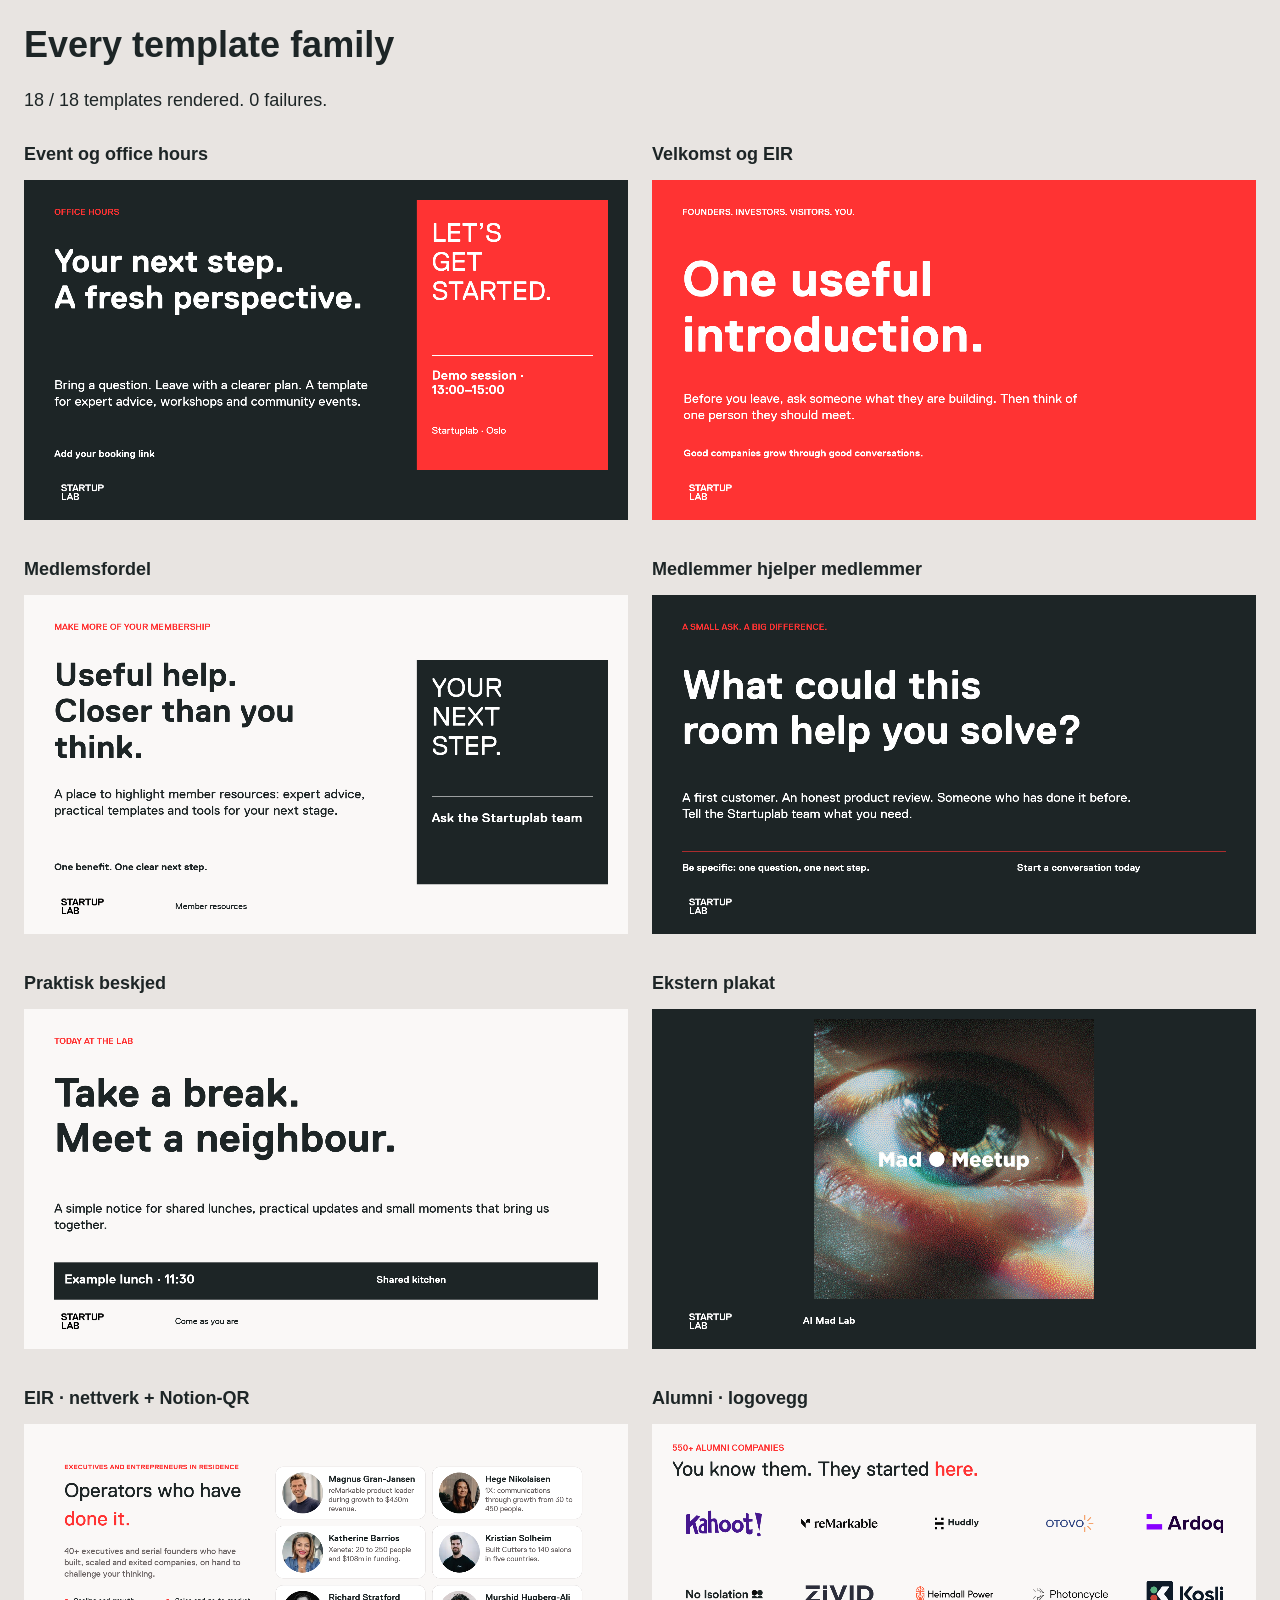
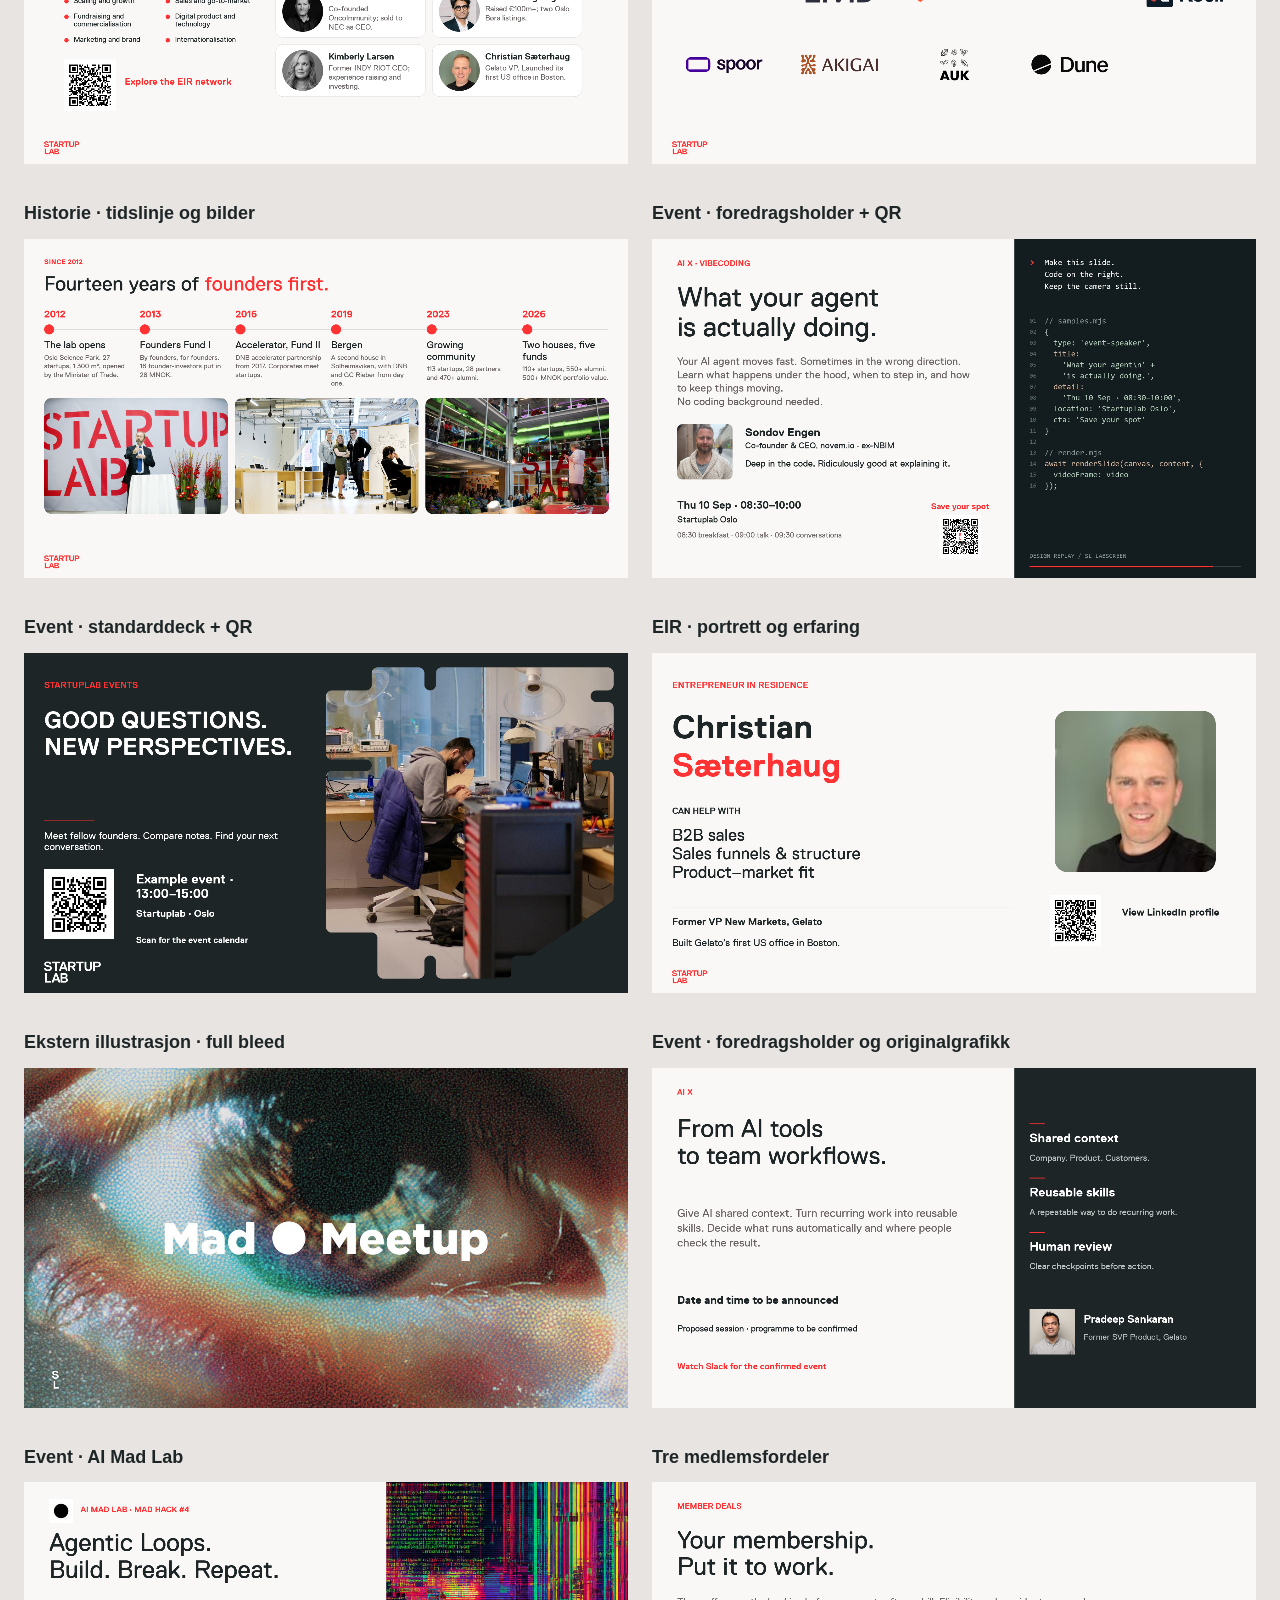
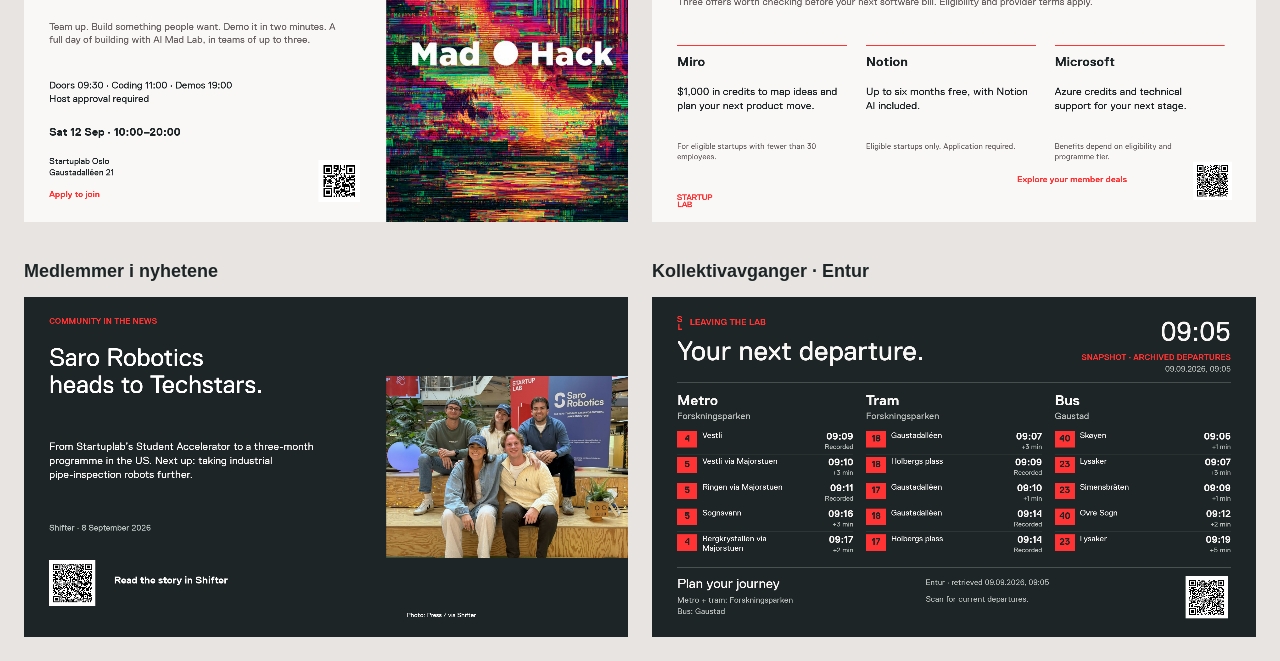
<file: tests/templates.html>
<!doctype html><html lang="en"><head><meta charset="utf-8"><base href="../"><meta name="viewport" content="width=device-width,initial-scale=1"><title>Lab screen template verification</title><style>body{background:#e8e4e1;color:#1d2526;font:18px Arial,sans-serif;margin:24px}main{display:grid;grid-template-columns:repeat(auto-fit,minmax(440px,1fr));gap:24px}article{min-width:0}canvas{width:100%;height:auto;display:block}h2{font-size:18px}.error{color:#a00000}@media(max-width:500px){main{display:block}article{margin-bottom:24px}}</style></head><body><h1>Every template family</h1><p id="result" role="status">Rendering source examples…</p><main></main><script type="module">
import {samples,designSamples,TYPES} from './js/pilot/samples.mjs?v=20260909-review-r3';
import {renderSlide} from './js/pilot/render.mjs?v=20260909-review-r3';
const examples=[...designSamples().map(x=>x.content),...samples()];let passed=0;const failures=[];
for(const [type,label] of Object.entries(TYPES)){
 const article=document.createElement('article'),heading=document.createElement('h2'),canvas=document.createElement('canvas');heading.textContent=label;article.append(heading,canvas);document.querySelector('main').append(article);
 try{const content=examples.find(x=>x.type===type);if(!content)throw new Error('Missing example');await renderSlide(canvas,content);passed++;}
 catch(error){const message=document.createElement('p');message.className='error';message.textContent=error.message;article.append(message);failures.push(type);}
 document.querySelector('#result').textContent=`${passed} / ${Object.keys(TYPES).length} templates rendered. ${failures.length} failures.`;
}
</script></body></html>
</file>
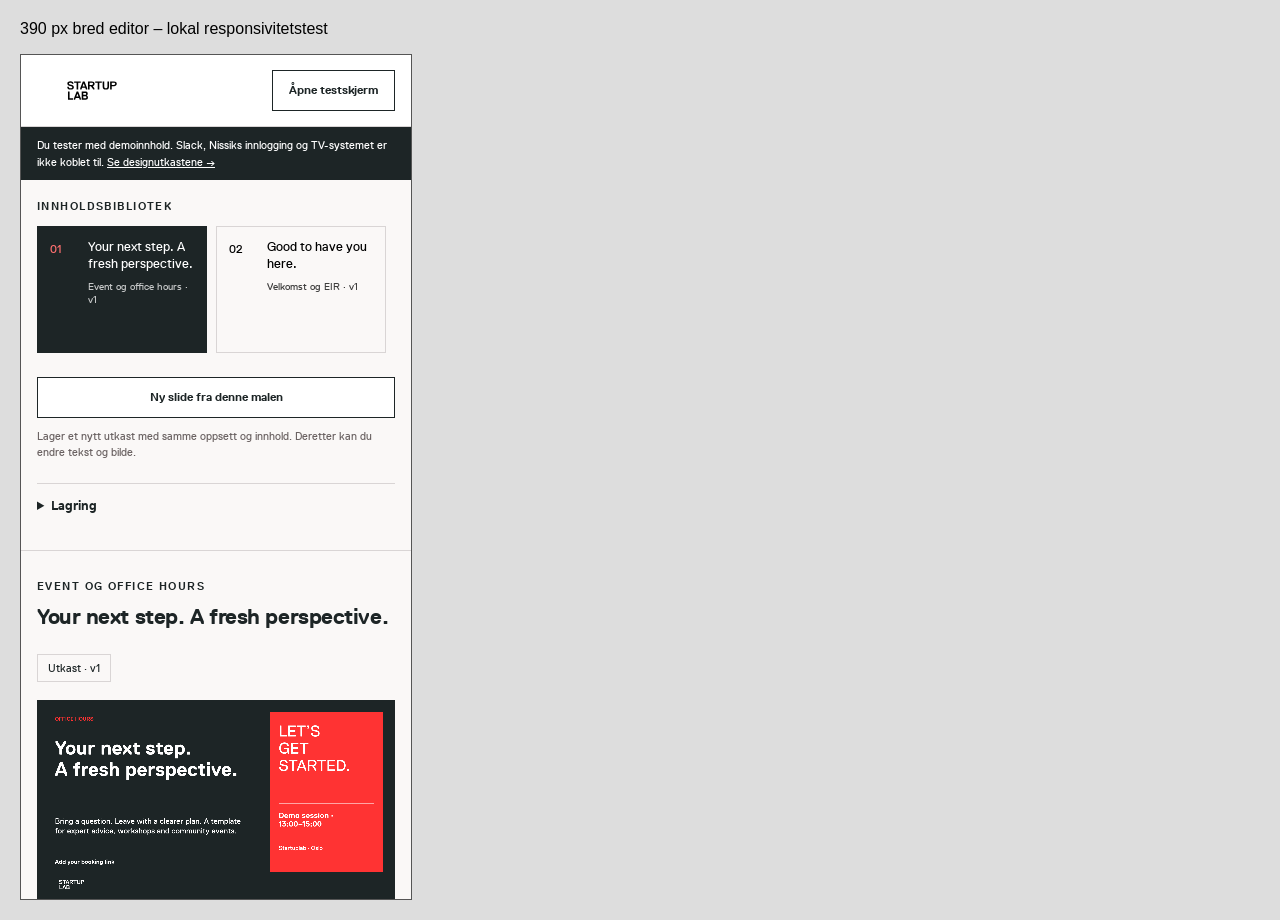
<file: tests/viewport.html>
<!doctype html><html lang="nb"><meta charset="utf-8"><title>Labskjerm – visningstest</title><style>body{margin:20px;font:16px Arial;background:#ddd}iframe{display:block;width:390px;height:844px;border:1px solid #555}</style><p>390 px bred editor – lokal responsivitetstest</p><iframe src="../studio.html" title="Studio i mobilbredde"></iframe></html>
</file>
<file: web-review/css/studio.css>
@font-face{font-family:'Replica LL';src:url('../assets/fonts/ReplicaLLWeb-Regular.woff2') format('woff2');font-weight:400;font-display:swap}
@font-face{font-family:'Replica LL';src:url('../assets/fonts/ReplicaLLWeb-Bold.woff2') format('woff2');font-weight:700;font-display:swap}
:root{--red:#ff3333;--dark:#1d2526;--surface:#faf8f7;--muted:#6b6363;--line:#d9d5d5;--white:#fff;font-family:'Replica LL',Arial,sans-serif;color:var(--dark);background:var(--surface);font-synthesis:none}
*{box-sizing:border-box}body{margin:0}button,input,textarea,select{font:inherit}button,a,input,textarea,select{touch-action:manipulation}button,a{ -webkit-tap-highlight-color:transparent}button{cursor:pointer}a{color:inherit}button:disabled{opacity:.45;cursor:not-allowed}button:focus-visible,a:focus-visible,summary:focus-visible{outline:3px solid var(--red);outline-offset:3px}[hidden]{display:none!important}
.topbar{height:88px;padding:0 32px;display:flex;align-items:center;justify-content:space-between;border-bottom:1px solid var(--line);background:white}.brand{display:flex;align-items:center;gap:28px;text-decoration:none;font-size:20px}.brand img{width:142px;height:35px;object-fit:contain}.brand span{border-left:1px solid var(--line);padding-left:28px}.top-actions{display:flex;align-items:center;gap:22px}.pilot-label,.section-label{font-size:11px;font-weight:700;letter-spacing:.13em}.pilot-label{border:1px solid var(--dark);padding:6px 9px}.pilot-note{padding:11px 32px;background:var(--dark);color:white;font-size:12px;line-height:1.5}.workspace{display:grid;grid-template-columns:240px minmax(400px,1fr) 300px;min-height:calc(100vh - 128px)}
.library{padding:30px 24px;border-right:1px solid var(--line)}h1{font-size:37px;line-height:1.05;letter-spacing:-.04em;margin:22px 0 14px;font-weight:400}h2{font-size:23px;line-height:1.15;margin:10px 0;letter-spacing:-.02em}h3{font-size:21px;margin:10px 0}p{line-height:1.55}.muted{font-size:13px;color:var(--muted);line-height:1.5}.items{display:grid;gap:9px;margin:26px 0 20px}.item{width:100%;text-align:left;border:1px solid var(--line);padding:12px;background:transparent;display:grid;grid-template-columns:28px 1fr;gap:10px;align-items:start}.item:hover{background:white}.item[aria-current=true]{background:var(--dark);color:white;border-color:var(--dark)}.item-num{font-size:12px;line-height:20px}.item-name{font-size:13px;line-height:1.3}.item-state{font-size:10px;opacity:.75;margin-top:7px;display:block}.item[aria-current=true] .item-num{color:#ff7070}.stage{padding:30px clamp(20px,3vw,48px);min-width:0}.stage-heading{display:flex;align-items:center;justify-content:space-between;gap:15px;min-height:80px;margin-bottom:14px}.status{font-size:11px;border:1px solid var(--line);padding:7px 10px;white-space:nowrap}.preview-wrap{position:relative;background:#1d2526;aspect-ratio:16/9;overflow:hidden}.preview-wrap canvas{display:block;width:100%;height:auto}.render-error{position:absolute;inset:0;display:grid;place-items:center;background:var(--dark);color:white;padding:40px;text-align:center}.preview-meta{display:flex;justify-content:space-between;align-items:center;gap:12px;color:var(--muted);font-size:11px;padding:10px 0 20px;border-bottom:1px solid var(--line)}.workflow{display:flex;align-items:center;justify-content:space-between;gap:24px;padding:26px 0}.workflow p{max-width:470px;margin:6px 0}.workflow-actions{display:grid;gap:10px;flex-shrink:0}.button{display:inline-flex;justify-content:center;align-items:center;padding:12px 16px;border:1px solid var(--dark);text-decoration:none;background:white;color:var(--dark);font-size:12px;font-weight:700;line-height:1.25;border-radius:0}.button:hover{background:#eee9e6}.button.primary{background:var(--dark);color:white}.button.primary:hover{background:#384244}.full{width:100%}.text-button{background:none;border:none;padding:8px 0;color:inherit;text-decoration:underline;text-underline-offset:4px;font-size:12px}.library>.text-button{font-size:11px;margin-top:8px}details{border-top:1px solid var(--line);padding:17px 0;font-size:13px}summary{font-weight:700;cursor:pointer}details p{font-size:12px;color:var(--muted)}.handover .button{margin:8px 0 16px}.history{padding-left:22px;line-height:1.8;font-size:12px}.editor{padding:30px 24px;background:white;border-left:1px solid var(--line)}label{display:block;font-size:12px;font-weight:700;margin:18px 0 7px}label span{display:block;font-size:10px;color:var(--muted);font-weight:400;margin-top:4px}input,textarea,select{display:block;width:100%;padding:10px;border:1px solid var(--line);border-radius:0;background:var(--surface);color:var(--dark);font-size:13px}textarea{resize:vertical;line-height:1.45}input:focus,textarea:focus,select:focus{outline:1px solid var(--dark);border-color:var(--dark)}input[type=file]{font-size:11px;padding:9px 6px}hr{border:0;border-top:1px solid var(--line);margin:28px 0 22px}.field-help{font-size:11px;color:var(--muted);line-height:1.5;margin:7px 0}.editor .button[type=submit]{margin-top:22px}#feedback{position:sticky;bottom:12px;font-size:13px;line-height:1.5}#feedback:not(:empty){padding:15px 18px;background:var(--dark);color:white;border:1px solid var(--line)}
@media(min-width:1700px){.workspace{grid-template-columns:270px minmax(600px,1fr) 330px}.stage{padding-top:40px}.library,.editor{padding-top:40px}}
@media(max-width:1150px){.workspace{grid-template-columns:180px minmax(340px,1fr) 270px}.library,.editor{padding:24px 16px}.stage{padding:24px 20px}.workflow{align-items:start;flex-direction:column}.workflow-actions{width:100%}.stage-heading{align-items:start;flex-direction:column;margin-bottom:18px}h1{font-size:30px}}
@media(max-width:900px){.workspace{grid-template-columns:1fr 290px}.library{grid-column:1/-1;border-right:0;border-bottom:1px solid var(--line)}.library h1,.library>.muted,.library>.button,.library>.text-button{display:none}.items{display:flex;overflow:auto;margin:14px 0 0}.item{min-width:170px;max-width:210px}.topbar{padding:0 20px}.brand span{font-size:15px;padding-left:16px}.brand{gap:16px}.top-actions{gap:12px}.pilot-label{display:none}}
@media(max-width:640px){.workspace{display:flex;flex-direction:column}.stage{padding:24px 16px}.editor{border-left:0;border-top:1px solid var(--line);padding:24px 20px}.topbar{height:72px;padding:0 16px}.brand img{width:110px}.brand span{display:none}.pilot-note{padding:10px 16px;font-size:11px}.stage-heading{min-height:unset}.preview-meta{font-size:10px}.preview-meta .text-button{font-size:11px}.workflow{gap:14px}.stage h2{font-size:22px}.library{padding:20px 16px}}
/* Profile cards stay compact in the editor; every field remains individually labelled. */
#profile-fields fieldset,#milestone-fields fieldset{margin:16px 0;padding:12px;border:1px solid #D9D5D5;min-width:0}
#profile-fields legend,#milestone-fields legend{font-weight:700;padding:0 6px}
.library-actions{display:grid;gap:10px;margin-top:24px}
.library-actions>.field-help{margin:0}
.library-storage{margin-top:12px;border-top:1px solid var(--line);padding-top:14px}
.library-storage summary{cursor:pointer;font-size:13px}
.library-storage .text-button{text-align:left;white-space:normal;padding-left:0}
</file>
<file: web-review/css/design-review.css>
.review-header,#designs{max-width:1240px;margin:auto;padding:32px}.review-header{padding-bottom:24px}.review-header h1{font-size:48px}.review-header p{max-width:840px}.review-header nav{display:flex;gap:24px;flex-wrap:wrap}.export-bar{position:sticky;top:0;z-index:5;padding:16px 32px;background:white;border-block:1px solid var(--line);display:flex;align-items:center;gap:20px;flex-wrap:wrap}.export-bar strong{margin-right:auto;font-size:14px}#review-status{width:100%;font-size:12px;color:var(--muted)}#review-status:empty{display:none}.review-slide{margin:12px 0 64px;scroll-margin-top:150px}.review-slide canvas{width:100%;height:auto;display:block}.review-heading{display:flex;justify-content:space-between;gap:24px;align-items:center;margin-bottom:16px}.review-select{display:flex;align-items:center;gap:12px;margin:0;font-size:20px}.review-select input{width:22px;height:22px;accent-color:var(--dark);flex-shrink:0}.review-slide p{max-width:900px;font-size:13px}.review-slide textarea{background:white;min-height:100px}.note-status{font-size:12px;color:var(--muted);margin-top:8px}.review-slide footer{font-size:12px;color:var(--muted);margin-top:12px}.error{color:#a00000}#designs>footer{padding:16px 0;color:var(--muted);font-size:13px}@media(max-width:640px){.review-header,#designs{padding:20px 16px}.review-header h1{font-size:34px}.export-bar{padding:12px 16px;gap:12px;position:static}.review-heading{align-items:start;flex-direction:column}.review-select{font-size:18px}.export-bar>.button{flex:1}.review-slide{scroll-margin-top:20px}}

.review-topic-nav{max-width:1240px;margin:auto;padding:0 32px 24px;display:flex;gap:20px;flex-wrap:wrap}

/* A quiet index beside the artwork; collapses above it on smaller screens. */
.review-page{padding-left:224px}
.slide-sidebar{position:fixed;inset:0 auto 0 0;width:224px;padding:28px 16px;background:#fff;border-right:1px solid var(--line);overflow-y:auto;z-index:10}
.slide-sidebar summary{font-size:18px;font-weight:700;padding:0 10px 18px;pointer-events:none;list-style:none}
.slide-sidebar summary::-webkit-details-marker{display:none}
#slide-navigation{display:grid;gap:3px}
#slide-navigation a{display:flex;gap:10px;padding:9px 10px;text-decoration:none;font-size:13px;line-height:1.3;border-radius:4px}
#slide-navigation a span{color:var(--muted);min-width:20px;font-variant-numeric:tabular-nums}
#slide-navigation a:hover{background:#f5f3f3}
#slide-navigation a[aria-current]{background:#fce9e9;color:#c82028}
.slide-sidebar a:focus-visible,.slide-sidebar summary:focus-visible{outline:2px solid #ff363b;outline-offset:2px}
.live-link{display:block;margin:18px 10px 0;padding-top:16px;border-top:1px solid var(--line);font-size:13px}
.review-header{padding-top:24px;padding-bottom:16px}.review-header h1{font-size:clamp(26px,3vw,40px);margin:12px 0}.review-header p{margin:8px 0;font-size:14px}
@media(max-width:1000px){.review-page{padding-left:0}.slide-sidebar{position:relative;width:auto;padding:12px 16px;border-right:0;border-bottom:1px solid var(--line)}.slide-sidebar summary{pointer-events:auto;cursor:pointer;padding:4px 0;list-style:disclosure-closed}.slide-sidebar details[open] summary{margin-bottom:12px;list-style:disclosure-open}#slide-navigation{grid-template-columns:repeat(2,minmax(0,1fr))}.slide-sidebar .live-link{margin-bottom:8px}.review-header{padding-top:16px}}

.review-motion{position:relative}.review-motion video{position:absolute;right:0;top:0;width:40%;height:100%;object-fit:cover}.review-motion video[hidden]{display:none}.review-motion + button{margin-top:12px}

.slide-details{margin-top:16px;font-size:12px;color:var(--muted)}.slide-details summary{cursor:pointer}.factual-issue{color:#9a3434}.review-slide canvas + label,.review-motion + button + label{margin-top:20px}
</file>
<file: css/studio.css>
@font-face{font-family:'Replica LL';src:url('../assets/fonts/ReplicaLLWeb-Regular.woff2') format('woff2');font-weight:400;font-display:swap}
@font-face{font-family:'Replica LL';src:url('../assets/fonts/ReplicaLLWeb-Bold.woff2') format('woff2');font-weight:700;font-display:swap}
:root{--red:#ff3333;--dark:#1d2526;--surface:#faf8f7;--muted:#6b6363;--line:#d9d5d5;--white:#fff;font-family:'Replica LL',Arial,sans-serif;color:var(--dark);background:var(--surface);font-synthesis:none}
*{box-sizing:border-box}body{margin:0}button,input,textarea,select{font:inherit}button,a,input,textarea,select{touch-action:manipulation}button,a{ -webkit-tap-highlight-color:transparent}button{cursor:pointer}a{color:inherit}button:disabled{opacity:.45;cursor:not-allowed}button:focus-visible,a:focus-visible,summary:focus-visible{outline:3px solid var(--red);outline-offset:3px}[hidden]{display:none!important}
.topbar{height:88px;padding:0 32px;display:flex;align-items:center;justify-content:space-between;border-bottom:1px solid var(--line);background:white}.brand{display:flex;align-items:center;gap:28px;text-decoration:none;font-size:20px}.brand img{width:142px;height:35px;object-fit:contain}.brand span{border-left:1px solid var(--line);padding-left:28px}.top-actions{display:flex;align-items:center;gap:22px}.pilot-label,.section-label{font-size:11px;font-weight:700;letter-spacing:.13em}.pilot-label{border:1px solid var(--dark);padding:6px 9px}.pilot-note{padding:11px 32px;background:var(--dark);color:white;font-size:12px;line-height:1.5}.workspace{display:grid;grid-template-columns:240px minmax(400px,1fr) 300px;min-height:calc(100vh - 128px)}
.library{padding:30px 24px;border-right:1px solid var(--line)}h1{font-size:37px;line-height:1.05;letter-spacing:-.04em;margin:22px 0 14px;font-weight:400}h2{font-size:23px;line-height:1.15;margin:10px 0;letter-spacing:-.02em}h3{font-size:21px;margin:10px 0}p{line-height:1.55}.muted{font-size:13px;color:var(--muted);line-height:1.5}.items{display:grid;gap:9px;margin:26px 0 20px}.item{width:100%;text-align:left;border:1px solid var(--line);padding:12px;background:transparent;display:grid;grid-template-columns:28px 1fr;gap:10px;align-items:start}.item:hover{background:white}.item[aria-current=true]{background:var(--dark);color:white;border-color:var(--dark)}.item-num{font-size:12px;line-height:20px}.item-name{font-size:13px;line-height:1.3}.item-state{font-size:10px;opacity:.75;margin-top:7px;display:block}.item[aria-current=true] .item-num{color:#ff7070}.stage{padding:30px clamp(20px,3vw,48px);min-width:0}.stage-heading{display:flex;align-items:center;justify-content:space-between;gap:15px;min-height:80px;margin-bottom:14px}.status{font-size:11px;border:1px solid var(--line);padding:7px 10px;white-space:nowrap}.preview-wrap{position:relative;background:#1d2526;aspect-ratio:16/9;overflow:hidden}.preview-wrap canvas{display:block;width:100%;height:auto}.render-error{position:absolute;inset:0;display:grid;place-items:center;background:var(--dark);color:white;padding:40px;text-align:center}.preview-meta{display:flex;justify-content:space-between;align-items:center;gap:12px;color:var(--muted);font-size:11px;padding:10px 0 20px;border-bottom:1px solid var(--line)}.workflow{display:flex;align-items:center;justify-content:space-between;gap:24px;padding:26px 0}.workflow p{max-width:470px;margin:6px 0}.workflow-actions{display:grid;gap:10px;flex-shrink:0}.button{display:inline-flex;justify-content:center;align-items:center;padding:12px 16px;border:1px solid var(--dark);text-decoration:none;background:white;color:var(--dark);font-size:12px;font-weight:700;line-height:1.25;border-radius:0}.button:hover{background:#eee9e6}.button.primary{background:var(--dark);color:white}.button.primary:hover{background:#384244}.full{width:100%}.text-button{background:none;border:none;padding:8px 0;color:inherit;text-decoration:underline;text-underline-offset:4px;font-size:12px}.library>.text-button{font-size:11px;margin-top:8px}details{border-top:1px solid var(--line);padding:17px 0;font-size:13px}summary{font-weight:700;cursor:pointer}details p{font-size:12px;color:var(--muted)}.handover .button{margin:8px 0 16px}.history{padding-left:22px;line-height:1.8;font-size:12px}.editor{padding:30px 24px;background:white;border-left:1px solid var(--line)}label{display:block;font-size:12px;font-weight:700;margin:18px 0 7px}label span{display:block;font-size:10px;color:var(--muted);font-weight:400;margin-top:4px}input,textarea,select{display:block;width:100%;padding:10px;border:1px solid var(--line);border-radius:0;background:var(--surface);color:var(--dark);font-size:13px}textarea{resize:vertical;line-height:1.45}input:focus,textarea:focus,select:focus{outline:1px solid var(--dark);border-color:var(--dark)}input[type=file]{font-size:11px;padding:9px 6px}hr{border:0;border-top:1px solid var(--line);margin:28px 0 22px}.field-help{font-size:11px;color:var(--muted);line-height:1.5;margin:7px 0}.editor .button[type=submit]{margin-top:22px}#feedback{position:sticky;bottom:12px;font-size:13px;line-height:1.5}#feedback:not(:empty){padding:15px 18px;background:var(--dark);color:white;border:1px solid var(--line)}
@media(min-width:1700px){.workspace{grid-template-columns:270px minmax(600px,1fr) 330px}.stage{padding-top:40px}.library,.editor{padding-top:40px}}
@media(max-width:1150px){.workspace{grid-template-columns:180px minmax(340px,1fr) 270px}.library,.editor{padding:24px 16px}.stage{padding:24px 20px}.workflow{align-items:start;flex-direction:column}.workflow-actions{width:100%}.stage-heading{align-items:start;flex-direction:column;margin-bottom:18px}h1{font-size:30px}}
@media(max-width:900px){.workspace{grid-template-columns:1fr 290px}.library{grid-column:1/-1;border-right:0;border-bottom:1px solid var(--line)}.library h1,.library>.muted,.library>.button,.library>.text-button{display:none}.items{display:flex;overflow:auto;margin:14px 0 0}.item{min-width:170px;max-width:210px}.topbar{padding:0 20px}.brand span{font-size:15px;padding-left:16px}.brand{gap:16px}.top-actions{gap:12px}.pilot-label{display:none}}
@media(max-width:640px){.workspace{display:flex;flex-direction:column}.stage{padding:24px 16px}.editor{border-left:0;border-top:1px solid var(--line);padding:24px 20px}.topbar{height:72px;padding:0 16px}.brand img{width:110px}.brand span{display:none}.pilot-note{padding:10px 16px;font-size:11px}.stage-heading{min-height:unset}.preview-meta{font-size:10px}.preview-meta .text-button{font-size:11px}.workflow{gap:14px}.stage h2{font-size:22px}.library{padding:20px 16px}}
/* Profile cards stay compact in the editor; every field remains individually labelled. */
#profile-fields fieldset,#milestone-fields fieldset{margin:16px 0;padding:12px;border:1px solid #D9D5D5;min-width:0}
#profile-fields legend,#milestone-fields legend{font-weight:700;padding:0 6px}
.library-actions{display:grid;gap:10px;margin-top:24px}
.library-actions>.field-help{margin:0}
.library-storage{margin-top:12px;border-top:1px solid var(--line);padding-top:14px}
.library-storage summary{cursor:pointer;font-size:13px}
.library-storage .text-button{text-align:left;white-space:normal;padding-left:0}
</file>
